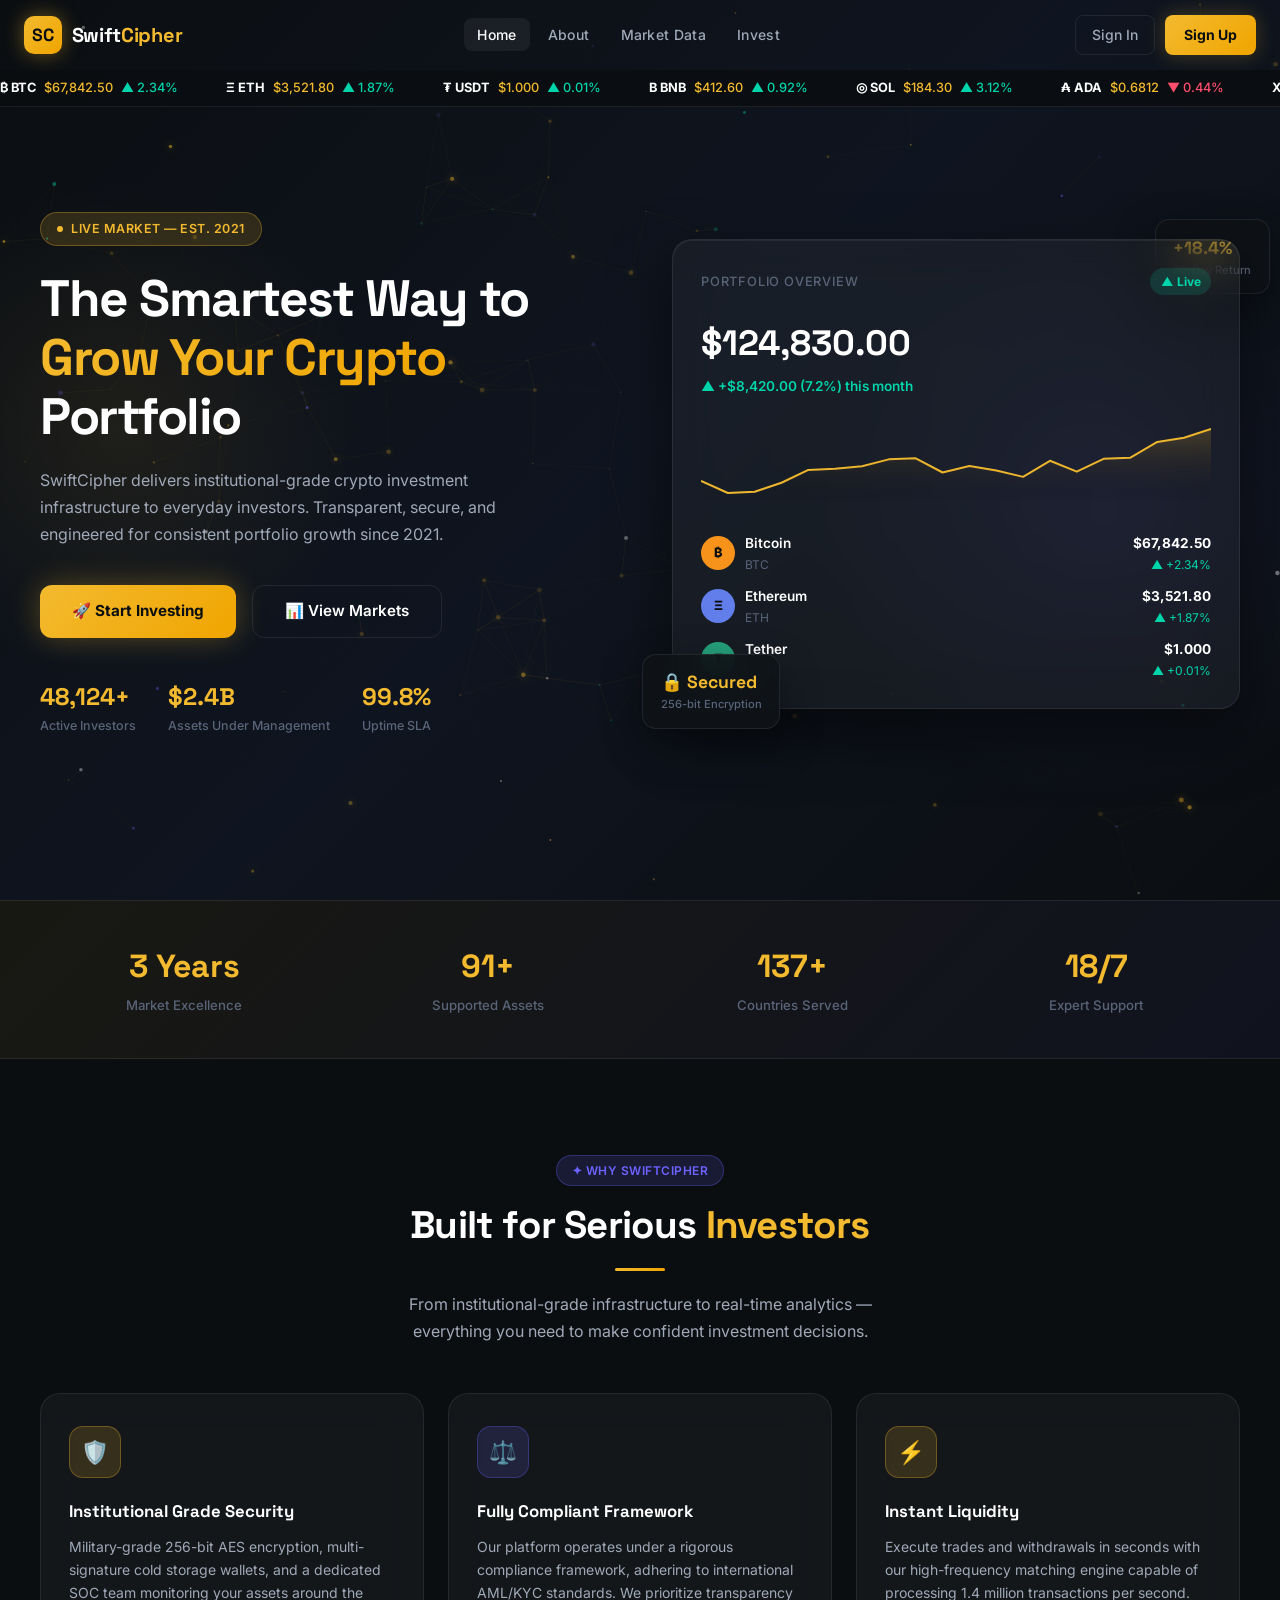
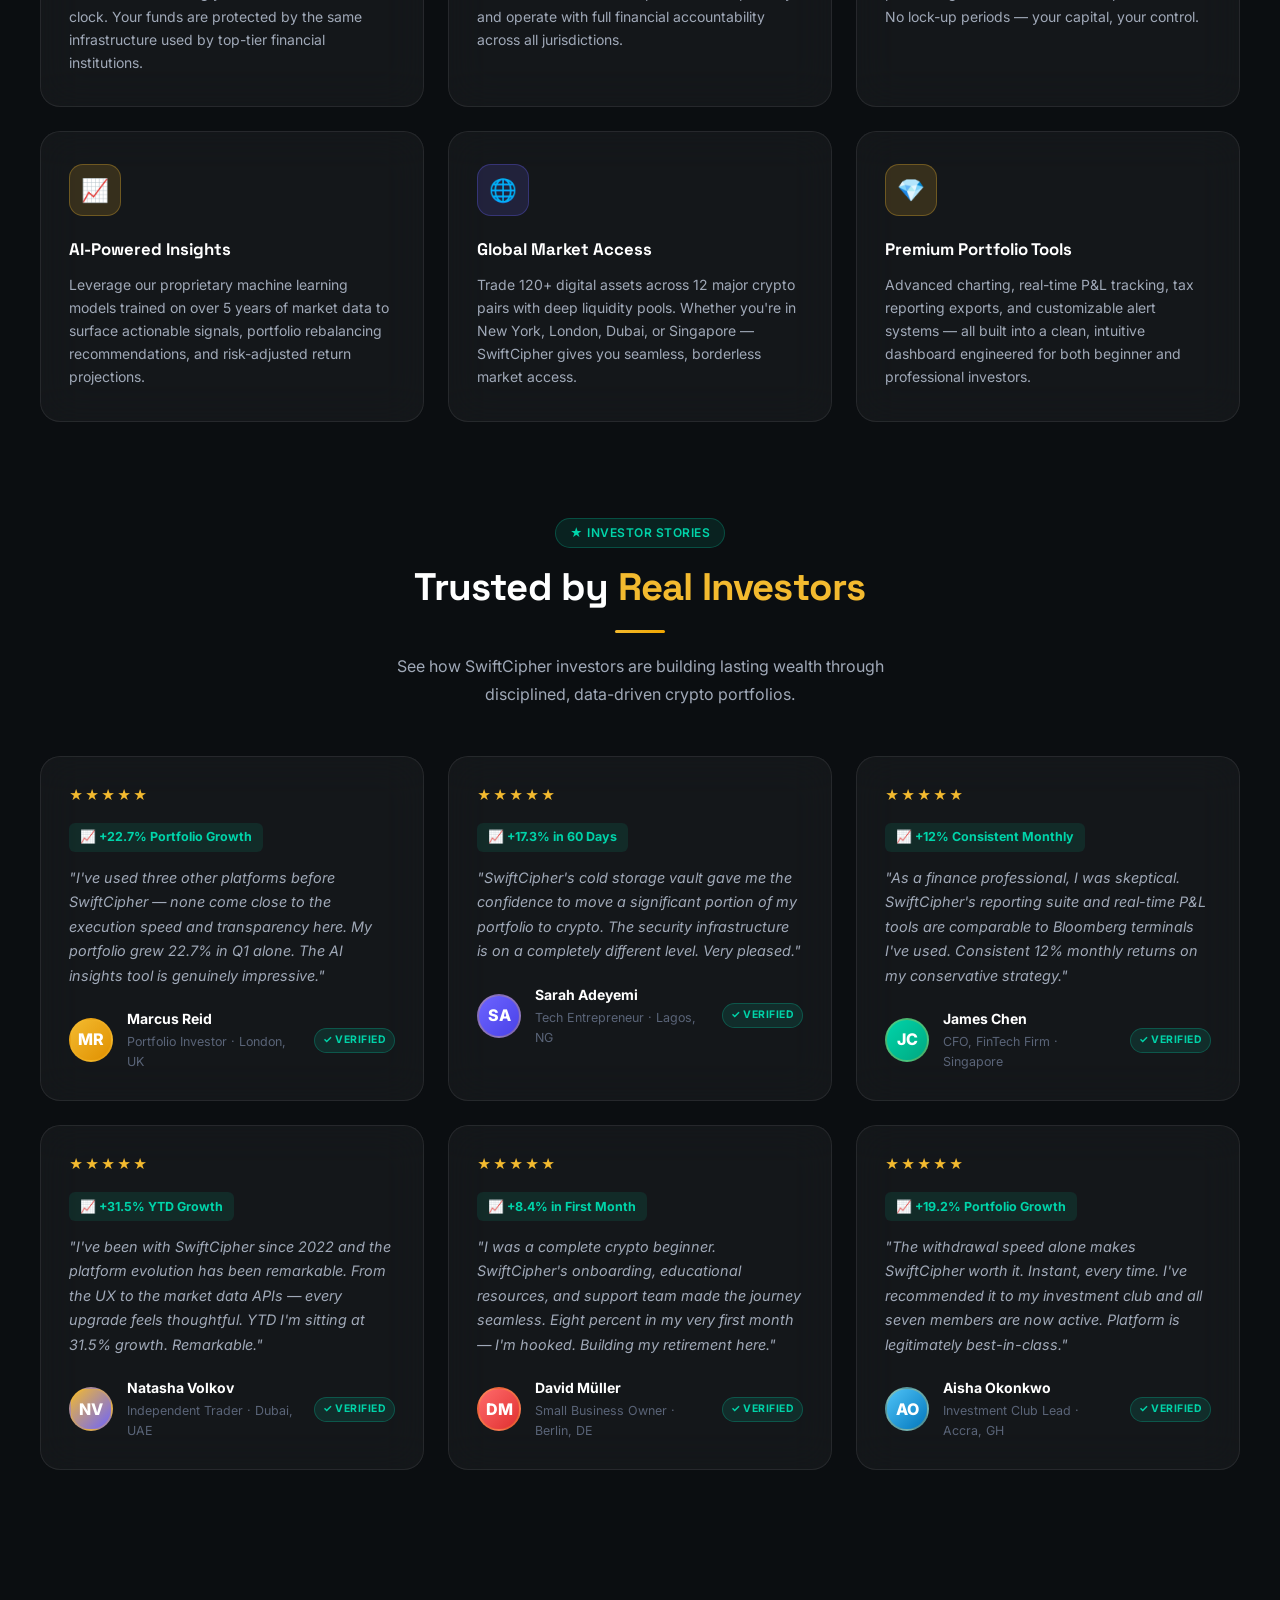
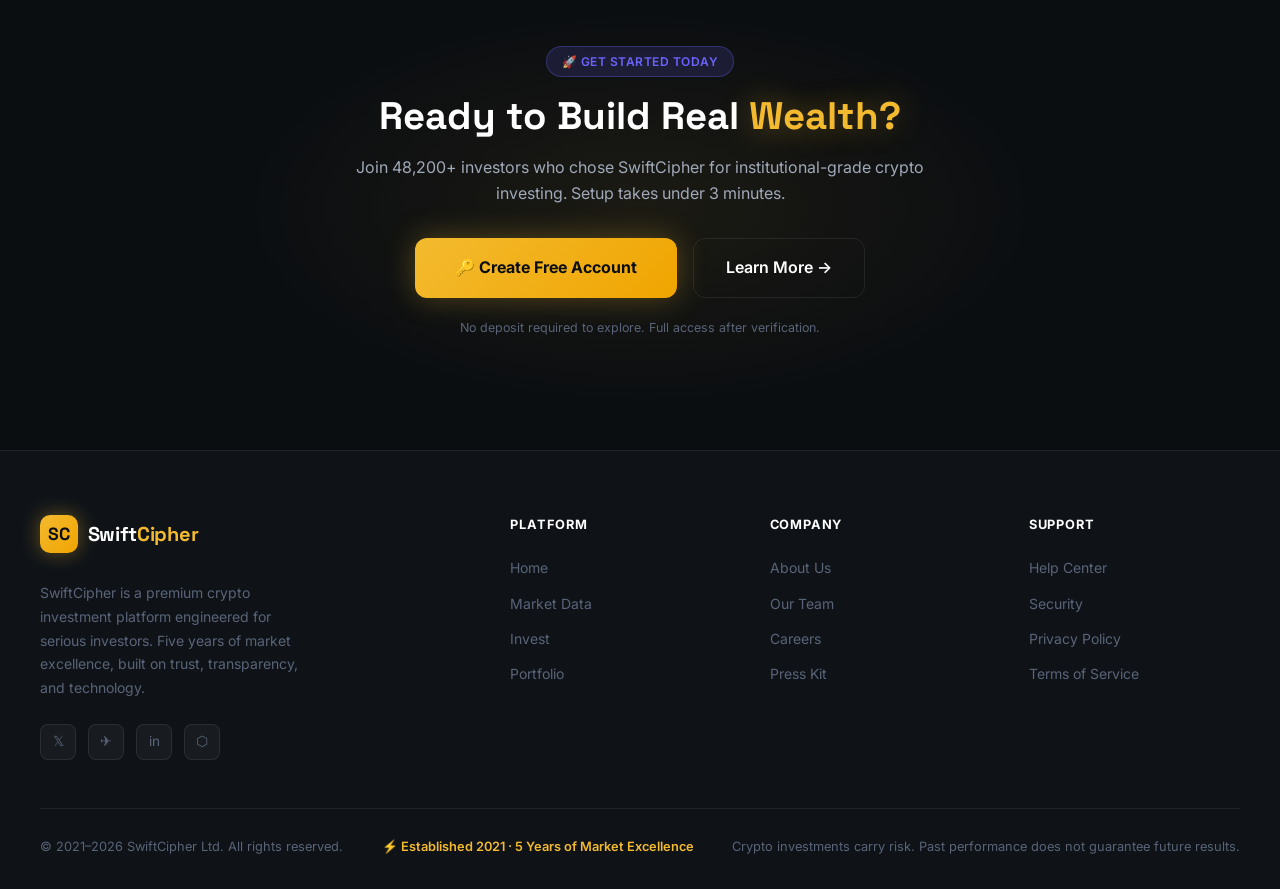
<file: index.html>
<!DOCTYPE html>
<html lang="en">
<head>
  <meta charset="UTF-8" />
  <meta name="viewport" content="width=device-width, initial-scale=1.0" />
  <meta name="description" content="SwiftCipher — Premium Crypto Investment Platform. Established 2021. Institutional-grade security, real-time market data, and intelligent portfolio growth." />
  <meta name="keywords" content="crypto investment, bitcoin, ethereum, portfolio, SwiftCipher, digital assets" />
  <meta property="og:title" content="SwiftCipher | Premium Crypto Investment Platform" />
  <meta property="og:description" content="5 Years of Market Excellence. Join thousands of investors growing their portfolio with SwiftCipher." />
  <meta property="og:type" content="website" />
  <title>SwiftCipher | Premium Crypto Investment Platform — Est. 2021</title>
  <link rel="stylesheet" href="style.css" />
  <link rel="icon" type="image/svg+xml" href="data:image/svg+xml,<svg xmlns='http://www.w3.org/2000/svg' viewBox='0 0 100 100'><rect width='100' height='100' rx='22' fill='%23F3BA2F'/><text y='.9em' font-size='75' font-family='Arial Black' font-weight='900' fill='%230B0E11' x='12'>S</text></svg>" />
</head>
<body>

<!-- ═══════════════════════════════════════════
     MOBILE OVERLAY MENU
════════════════════════════════════════════ -->
<div class="mobile-overlay">
  <nav>
    <a href="index.html">Home</a>
    <a href="about.html">About</a>
    <a href="market.html">Market Data</a>
    <a href="https://swiftcipherdashboard-web.github.io/Dashboard/" target="_blank">Invest</a>
  </nav>
  <div class="mobile-cta-group">
    <a href="https://swiftcipherdashboard-web.github.io/Dashboard/" target="_blank" class="mobile-btn-signin">Sign In</a>
    <a href="https://swiftcipherdashboard-web.github.io/Dashboard/" target="_blank" class="mobile-btn-signup">Sign Up — It's Free</a>
  </div>
</div>

<!-- ═══════════════════════════════════════════
     NAVBAR
════════════════════════════════════════════ -->
<nav class="navbar" id="navbar">
  <a href="index.html" class="nav-logo">
    <div class="nav-logo-icon">SC</div>
    <span class="nav-logo-text">Swift<span>Cipher</span></span>
  </a>

  <ul class="nav-links">
    <li><a href="index.html" class="active">Home</a></li>
    <li><a href="about.html">About</a></li>
    <li><a href="market.html">Market Data</a></li>
    <li><a href="https://swiftcipherdashboard-web.github.io/Dashboard/" target="_blank">Invest</a></li>
  </ul>

  <div class="nav-cta">
    <a href="https://swiftcipherdashboard-web.github.io/Dashboard/" target="_blank" class="btn-signin">Sign In</a>
    <a href="https://swiftcipherdashboard-web.github.io/Dashboard/" target="_blank" class="btn-signup">Sign Up</a>
  </div>

  <button class="menu-toggle" aria-label="Toggle menu">
    <span></span><span></span><span></span>
  </button>
</nav>

<!-- ═══════════════════════════════════════════
     TICKER BAR
════════════════════════════════════════════ -->
<div class="ticker-bar">
  <div class="ticker-track" id="tickerTrack">
    <!-- Populated by JS -->
    <div class="ticker-item"><span class="coin-name">₿ BTC</span><span class="price">Loading...</span></div>
  </div>
</div>

<!-- ═══════════════════════════════════════════
     HERO SECTION
════════════════════════════════════════════ -->
<section class="hero">
  <canvas id="particle-canvas"></canvas>

  <div class="hero-content">
    <!-- Left -->
    <div class="hero-text">
      <div class="hero-badge">
        <span class="dot"></span>
        Live Market — Est. 2021
      </div>

      <h1>
        The Smartest Way to<br>
        <span class="highlight">Grow Your Crypto</span><br>
        Portfolio
      </h1>

      <p class="hero-subtitle">
        SwiftCipher delivers institutional-grade crypto investment infrastructure to everyday investors. Transparent, secure, and engineered for consistent portfolio growth since 2021.
      </p>

      <div class="hero-cta-group">
        <a href="https://swiftcipherdashboard-web.github.io/Dashboard/" target="_blank" class="btn-primary">
          🚀 Start Investing
        </a>
        <a href="market.html" class="btn-secondary">
          📊 View Markets
        </a>
      </div>

      <div class="hero-stats">
        <div class="hero-stat">
          <span class="value" data-target="48200" data-suffix="+" data-prefix="">48,200+</span>
          <span class="label">Active Investors</span>
        </div>
        <div class="hero-stat">
          <span class="value" data-target="2.4" data-suffix="B" data-prefix="$">$2.4B</span>
          <span class="label">Assets Under Management</span>
        </div>
        <div class="hero-stat">
          <span class="value" data-target="99.97" data-suffix="%" data-prefix="">99.97%</span>
          <span class="label">Uptime SLA</span>
        </div>
      </div>
    </div>

    <!-- Right: Portfolio Card -->
    <div class="hero-visual">
      <div style="position: relative;">
        <!-- Floating card top-right -->
        <div class="hero-float-card card-1">
          <div class="float-card-value">+18.4%</div>
          <div class="float-card-label">30-Day Return</div>
        </div>

        <!-- Main card -->
        <div class="hero-card-main glass-card">
          <div class="hero-card-header">
            <span class="portfolio-label">Portfolio Overview</span>
            <span class="portfolio-badge">▲ Live</span>
          </div>
          <div class="portfolio-value">$124,830.00</div>
          <div class="portfolio-change">▲ +$8,420.00 (7.2%) this month</div>

          <canvas id="hero-sparkline" class="mini-chart"></canvas>

          <div class="asset-list">
            <div class="asset-item">
              <div class="asset-info">
                <div class="asset-icon btc">₿</div>
                <div>
                  <div class="asset-name">Bitcoin</div>
                  <div class="asset-symbol">BTC</div>
                </div>
              </div>
              <div>
                <div class="asset-price" id="hero-btc-price">$67,842.50</div>
                <div class="asset-change-sm up" id="hero-btc-change">▲ +2.34%</div>
              </div>
            </div>
            <div class="asset-item">
              <div class="asset-info">
                <div class="asset-icon eth">Ξ</div>
                <div>
                  <div class="asset-name">Ethereum</div>
                  <div class="asset-symbol">ETH</div>
                </div>
              </div>
              <div>
                <div class="asset-price" id="hero-eth-price">$3,521.80</div>
                <div class="asset-change-sm up" id="hero-eth-change">▲ +1.87%</div>
              </div>
            </div>
            <div class="asset-item">
              <div class="asset-info">
                <div class="asset-icon usdt">₮</div>
                <div>
                  <div class="asset-name">Tether</div>
                  <div class="asset-symbol">USDT</div>
                </div>
              </div>
              <div>
                <div class="asset-price" id="hero-usdt-price">$1.000</div>
                <div class="asset-change-sm up" id="hero-usdt-change">▲ +0.01%</div>
              </div>
            </div>
          </div>
        </div>

        <!-- Floating card bottom-left -->
        <div class="hero-float-card card-2">
          <div class="float-card-value">🔒 Secured</div>
          <div class="float-card-label">256-bit Encryption</div>
        </div>
      </div>
    </div>
  </div>
</section>

<!-- ═══════════════════════════════════════════
     STATS BAR
════════════════════════════════════════════ -->
<div class="stats-bar">
  <div class="stats-grid">
    <div class="stat-item fade-up">
      <span class="num" data-target="5" data-suffix=" Years">5 Years</span>
      <span class="lbl">Market Excellence</span>
    </div>
    <div class="stat-item fade-up">
      <span class="num" data-target="120" data-suffix="+">120+</span>
      <span class="lbl">Supported Assets</span>
    </div>
    <div class="stat-item fade-up">
      <span class="num" data-target="180" data-suffix="+">180+</span>
      <span class="lbl">Countries Served</span>
    </div>
    <div class="stat-item fade-up">
      <span class="num" data-target="24" data-suffix="/7">24/7</span>
      <span class="lbl">Expert Support</span>
    </div>
  </div>
</div>

<!-- ═══════════════════════════════════════════
     WHY CHOOSE US
════════════════════════════════════════════ -->
<section class="section">
  <div class="section-inner">
    <div class="text-center fade-up">
      <div class="section-tag">✦ Why SwiftCipher</div>
      <h2 class="section-title">Built for Serious <span class="gold">Investors</span></h2>
      <div class="divider" style="margin: 1.25rem auto;"></div>
      <p class="section-subtitle" style="margin: 0 auto;">
        From institutional-grade infrastructure to real-time analytics — everything you need to make confident investment decisions.
      </p>
    </div>

    <div class="trust-grid mt-3">
      <div class="glass-card trust-card fade-up">
        <div class="trust-icon">🛡️</div>
        <h3>Institutional Grade Security</h3>
        <p>Military-grade 256-bit AES encryption, multi-signature cold storage wallets, and a dedicated SOC team monitoring your assets around the clock. Your funds are protected by the same infrastructure used by top-tier financial institutions.</p>
      </div>

      <div class="glass-card trust-card fade-up purple-hover">
        <div class="trust-icon" style="background: var(--accent-purple-dim); border-color: rgba(108,99,255,0.3);">⚖️</div>
        <h3>Fully Compliant Framework</h3>
        <p>Our platform operates under a rigorous compliance framework, adhering to international AML/KYC standards. We prioritize transparency and operate with full financial accountability across all jurisdictions.</p>
      </div>

      <div class="glass-card trust-card fade-up">
        <div class="trust-icon">⚡</div>
        <h3>Instant Liquidity</h3>
        <p>Execute trades and withdrawals in seconds with our high-frequency matching engine capable of processing 1.4 million transactions per second. No lock-up periods — your capital, your control.</p>
      </div>

      <div class="glass-card trust-card fade-up">
        <div class="trust-icon">📈</div>
        <h3>AI-Powered Insights</h3>
        <p>Leverage our proprietary machine learning models trained on over 5 years of market data to surface actionable signals, portfolio rebalancing recommendations, and risk-adjusted return projections.</p>
      </div>

      <div class="glass-card trust-card fade-up purple-hover">
        <div class="trust-icon" style="background: var(--accent-purple-dim); border-color: rgba(108,99,255,0.3);">🌐</div>
        <h3>Global Market Access</h3>
        <p>Trade 120+ digital assets across 12 major crypto pairs with deep liquidity pools. Whether you're in New York, London, Dubai, or Singapore — SwiftCipher gives you seamless, borderless market access.</p>
      </div>

      <div class="glass-card trust-card fade-up">
        <div class="trust-icon">💎</div>
        <h3>Premium Portfolio Tools</h3>
        <p>Advanced charting, real-time P&L tracking, tax reporting exports, and customizable alert systems — all built into a clean, intuitive dashboard engineered for both beginner and professional investors.</p>
      </div>
    </div>
  </div>
</section>

<!-- ═══════════════════════════════════════════
     TESTIMONIALS
════════════════════════════════════════════ -->
<section class="section" style="padding-top: 0;">
  <div class="section-inner">
    <div class="text-center fade-up">
      <div class="section-tag" style="background: rgba(0,212,170,0.1); border-color: rgba(0,212,170,0.25); color: #00d4aa;">★ Investor Stories</div>
      <h2 class="section-title">Trusted by <span class="gold">Real Investors</span></h2>
      <div class="divider" style="margin: 1.25rem auto;"></div>
      <p class="section-subtitle" style="margin: 0 auto;">
        See how SwiftCipher investors are building lasting wealth through disciplined, data-driven crypto portfolios.
      </p>
    </div>

    <div class="testimonials-grid" style="margin-top: 3rem;">

      <!-- T1 -->
      <div class="glass-card testimonial-card fade-up">
        <div class="stars">★★★★★</div>
        <div class="profit-tag">📈 +22.7% Portfolio Growth</div>
        <p class="testimonial-text">"I've used three other platforms before SwiftCipher — none come close to the execution speed and transparency here. My portfolio grew 22.7% in Q1 alone. The AI insights tool is genuinely impressive."</p>
        <div class="testimonial-author">
          <div class="author-avatar" style="background: linear-gradient(135deg, #F3BA2F, #e09000);">MR</div>
          <div>
            <div class="author-name">Marcus Reid</div>
            <div class="author-detail">Portfolio Investor · London, UK</div>
          </div>
          <span class="verified-badge">✓ Verified</span>
        </div>
      </div>

      <!-- T2 -->
      <div class="glass-card testimonial-card fade-up">
        <div class="stars">★★★★★</div>
        <div class="profit-tag">📈 +17.3% in 60 Days</div>
        <p class="testimonial-text">"SwiftCipher's cold storage vault gave me the confidence to move a significant portion of my portfolio to crypto. The security infrastructure is on a completely different level. Very pleased."</p>
        <div class="testimonial-author">
          <div class="author-avatar" style="background: linear-gradient(135deg, #6C63FF, #4a42e8);">SA</div>
          <div>
            <div class="author-name">Sarah Adeyemi</div>
            <div class="author-detail">Tech Entrepreneur · Lagos, NG</div>
          </div>
          <span class="verified-badge">✓ Verified</span>
        </div>
      </div>

      <!-- T3 -->
      <div class="glass-card testimonial-card fade-up">
        <div class="stars">★★★★★</div>
        <div class="profit-tag">📈 +12% Consistent Monthly</div>
        <p class="testimonial-text">"As a finance professional, I was skeptical. SwiftCipher's reporting suite and real-time P&L tools are comparable to Bloomberg terminals I've used. Consistent 12% monthly returns on my conservative strategy."</p>
        <div class="testimonial-author">
          <div class="author-avatar" style="background: linear-gradient(135deg, #00d4aa, #00a880);">JC</div>
          <div>
            <div class="author-name">James Chen</div>
            <div class="author-detail">CFO, FinTech Firm · Singapore</div>
          </div>
          <span class="verified-badge">✓ Verified</span>
        </div>
      </div>

      <!-- T4 -->
      <div class="glass-card testimonial-card fade-up">
        <div class="stars">★★★★★</div>
        <div class="profit-tag">📈 +31.5% YTD Growth</div>
        <p class="testimonial-text">"I've been with SwiftCipher since 2022 and the platform evolution has been remarkable. From the UX to the market data APIs — every upgrade feels thoughtful. YTD I'm sitting at 31.5% growth. Remarkable."</p>
        <div class="testimonial-author">
          <div class="author-avatar" style="background: linear-gradient(135deg, #F3BA2F, #6C63FF);">NV</div>
          <div>
            <div class="author-name">Natasha Volkov</div>
            <div class="author-detail">Independent Trader · Dubai, UAE</div>
          </div>
          <span class="verified-badge">✓ Verified</span>
        </div>
      </div>

      <!-- T5 -->
      <div class="glass-card testimonial-card fade-up">
        <div class="stars">★★★★★</div>
        <div class="profit-tag">📈 +8.4% in First Month</div>
        <p class="testimonial-text">"I was a complete crypto beginner. SwiftCipher's onboarding, educational resources, and support team made the journey seamless. Eight percent in my very first month — I'm hooked. Building my retirement here."</p>
        <div class="testimonial-author">
          <div class="author-avatar" style="background: linear-gradient(135deg, #ff6b6b, #e03030);">DM</div>
          <div>
            <div class="author-name">David Müller</div>
            <div class="author-detail">Small Business Owner · Berlin, DE</div>
          </div>
          <span class="verified-badge">✓ Verified</span>
        </div>
      </div>

      <!-- T6 (spans 1 on lg) -->
      <div class="glass-card testimonial-card fade-up" style="grid-column: span 1;">
        <div class="stars">★★★★★</div>
        <div class="profit-tag">📈 +19.2% Portfolio Growth</div>
        <p class="testimonial-text">"The withdrawal speed alone makes SwiftCipher worth it. Instant, every time. I've recommended it to my investment club and all seven members are now active. Platform is legitimately best-in-class."</p>
        <div class="testimonial-author">
          <div class="author-avatar" style="background: linear-gradient(135deg, #4fc3f7, #0277bd);">AO</div>
          <div>
            <div class="author-name">Aisha Okonkwo</div>
            <div class="author-detail">Investment Club Lead · Accra, GH</div>
          </div>
          <span class="verified-badge">✓ Verified</span>
        </div>
      </div>

    </div>
  </div>
</section>

<!-- ═══════════════════════════════════════════
     CTA SECTION
════════════════════════════════════════════ -->
<section class="cta-section fade-up">
  <div class="cta-inner">
    <div class="section-tag" style="margin: 0 auto 1rem; display: inline-flex;">🚀 Get Started Today</div>
    <h2>Ready to Build Real <span class="glow-text" style="color: var(--accent-gold);">Wealth?</span></h2>
    <p>Join 48,200+ investors who chose SwiftCipher for institutional-grade crypto investing. Setup takes under 3 minutes.</p>
    <div style="display: flex; gap: 1rem; justify-content: center; flex-wrap: wrap;">
      <a href="https://swiftcipherdashboard-web.github.io/Dashboard/" target="_blank" class="btn-primary" style="font-size: 1rem; padding: 1rem 2.5rem;">
        🔑 Create Free Account
      </a>
      <a href="about.html" class="btn-secondary" style="font-size: 1rem; padding: 1rem 2rem;">
        Learn More →
      </a>
    </div>
    <p style="font-size: 0.78rem; color: var(--text-muted); margin-top: 1.25rem;">
      No deposit required to explore. Full access after verification.
    </p>
  </div>
</section>

<!-- ═══════════════════════════════════════════
     FOOTER
════════════════════════════════════════════ -->
<footer>
  <div class="footer-grid">
    <div class="footer-brand">
      <a href="index.html" class="nav-logo" style="margin-bottom: 0.75rem; display: inline-flex;">
        <div class="nav-logo-icon">SC</div>
        <span class="nav-logo-text">Swift<span>Cipher</span></span>
      </a>
      <p>SwiftCipher is a premium crypto investment platform engineered for serious investors. Five years of market excellence, built on trust, transparency, and technology.</p>
      <div class="footer-social">
        <a href="#" class="social-btn" title="Twitter/X">𝕏</a>
        <a href="#" class="social-btn" title="Telegram">✈</a>
        <a href="#" class="social-btn" title="LinkedIn">in</a>
        <a href="#" class="social-btn" title="Discord">⬡</a>
      </div>
    </div>

    <div class="footer-col">
      <h4>Platform</h4>
      <ul>
        <li><a href="index.html">Home</a></li>
        <li><a href="market.html">Market Data</a></li>
        <li><a href="https://swiftcipherdashboard-web.github.io/Dashboard/" target="_blank">Invest</a></li>
        <li><a href="https://swiftcipherdashboard-web.github.io/Dashboard/" target="_blank">Portfolio</a></li>
      </ul>
    </div>

    <div class="footer-col">
      <h4>Company</h4>
      <ul>
        <li><a href="about.html">About Us</a></li>
        <li><a href="about.html#team">Our Team</a></li>
        <li><a href="#">Careers</a></li>
        <li><a href="#">Press Kit</a></li>
      </ul>
    </div>

    <div class="footer-col">
      <h4>Support</h4>
      <ul>
        <li><a href="#">Help Center</a></li>
        <li><a href="#">Security</a></li>
        <li><a href="#">Privacy Policy</a></li>
        <li><a href="#">Terms of Service</a></li>
      </ul>
    </div>
  </div>

  <div class="footer-bottom">
    <p>© 2021–2026 SwiftCipher Ltd. All rights reserved.</p>
    <span class="established">⚡ Established 2021 · 5 Years of Market Excellence</span>
    <p>Crypto investments carry risk. Past performance does not guarantee future results.</p>
  </div>
</footer>

<script src="particles.js"></script>
<script src="main.js"></script>
</body>
</html>
</file>
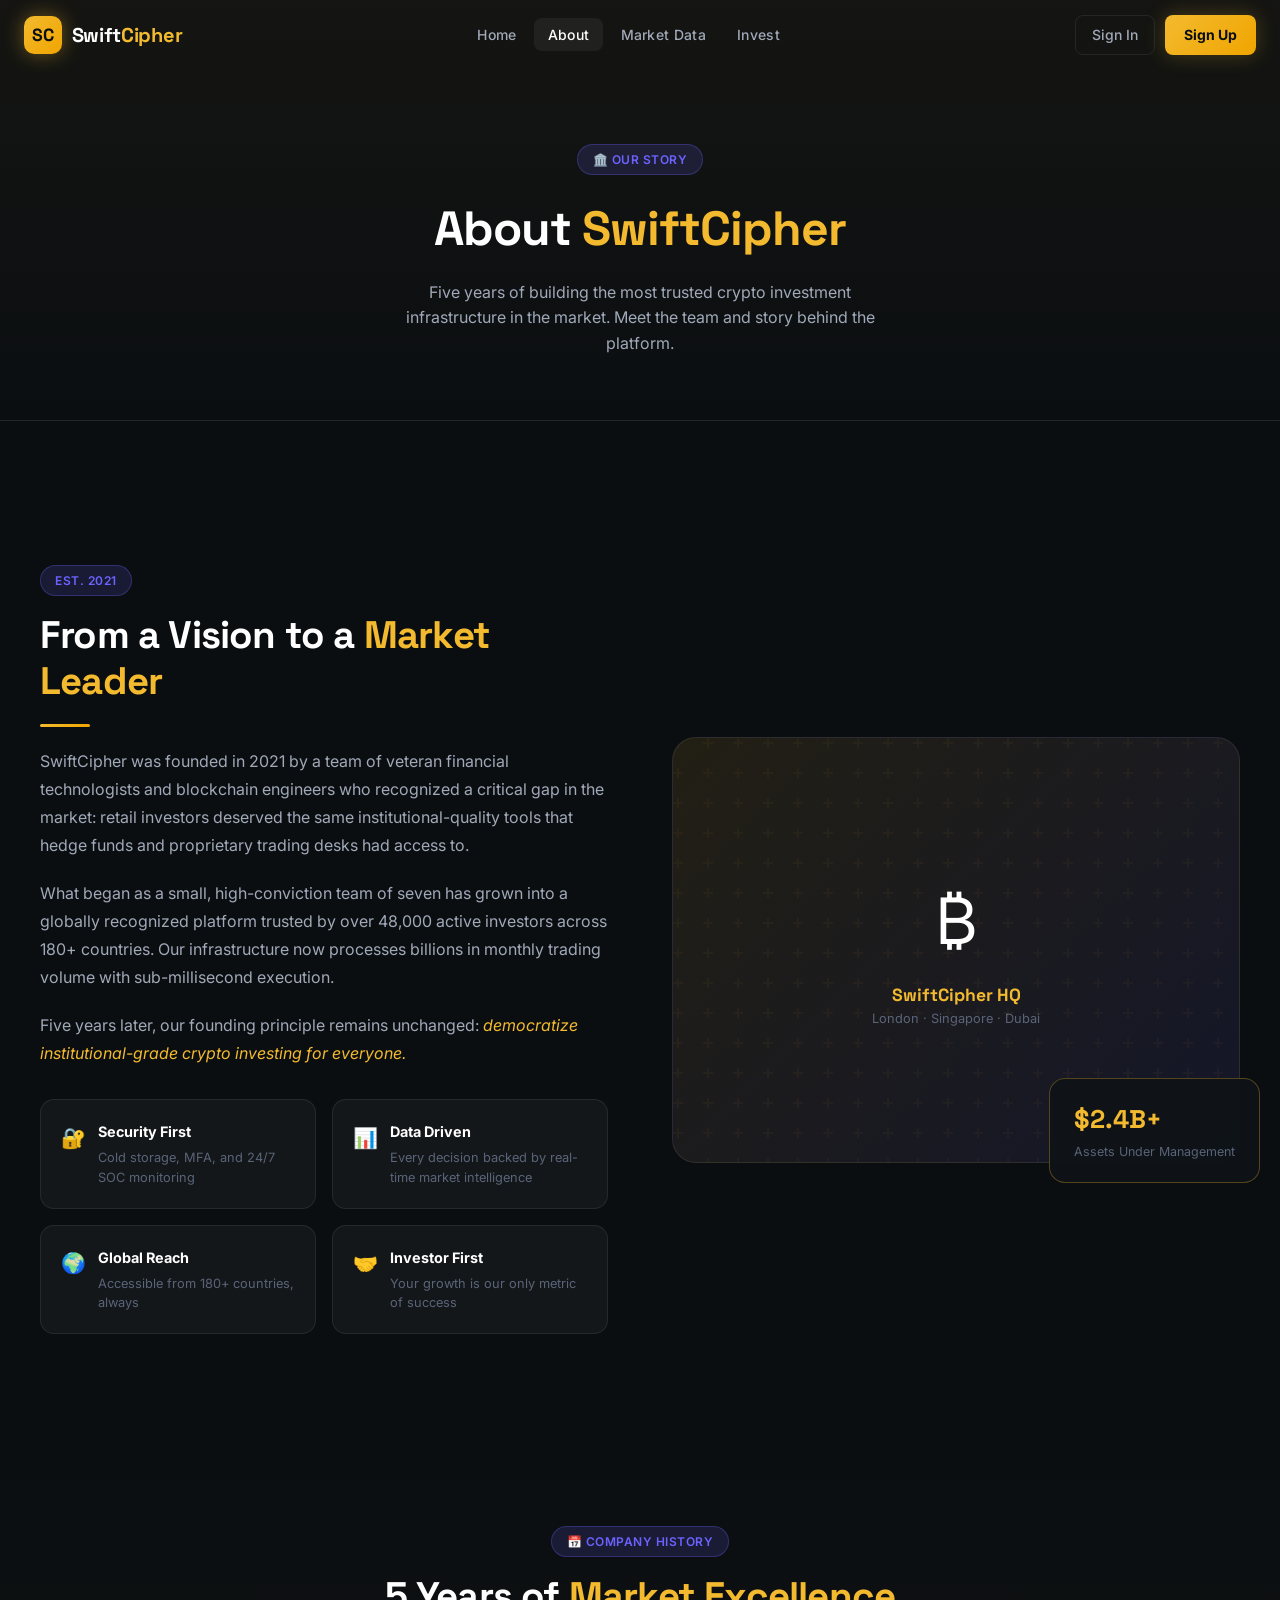
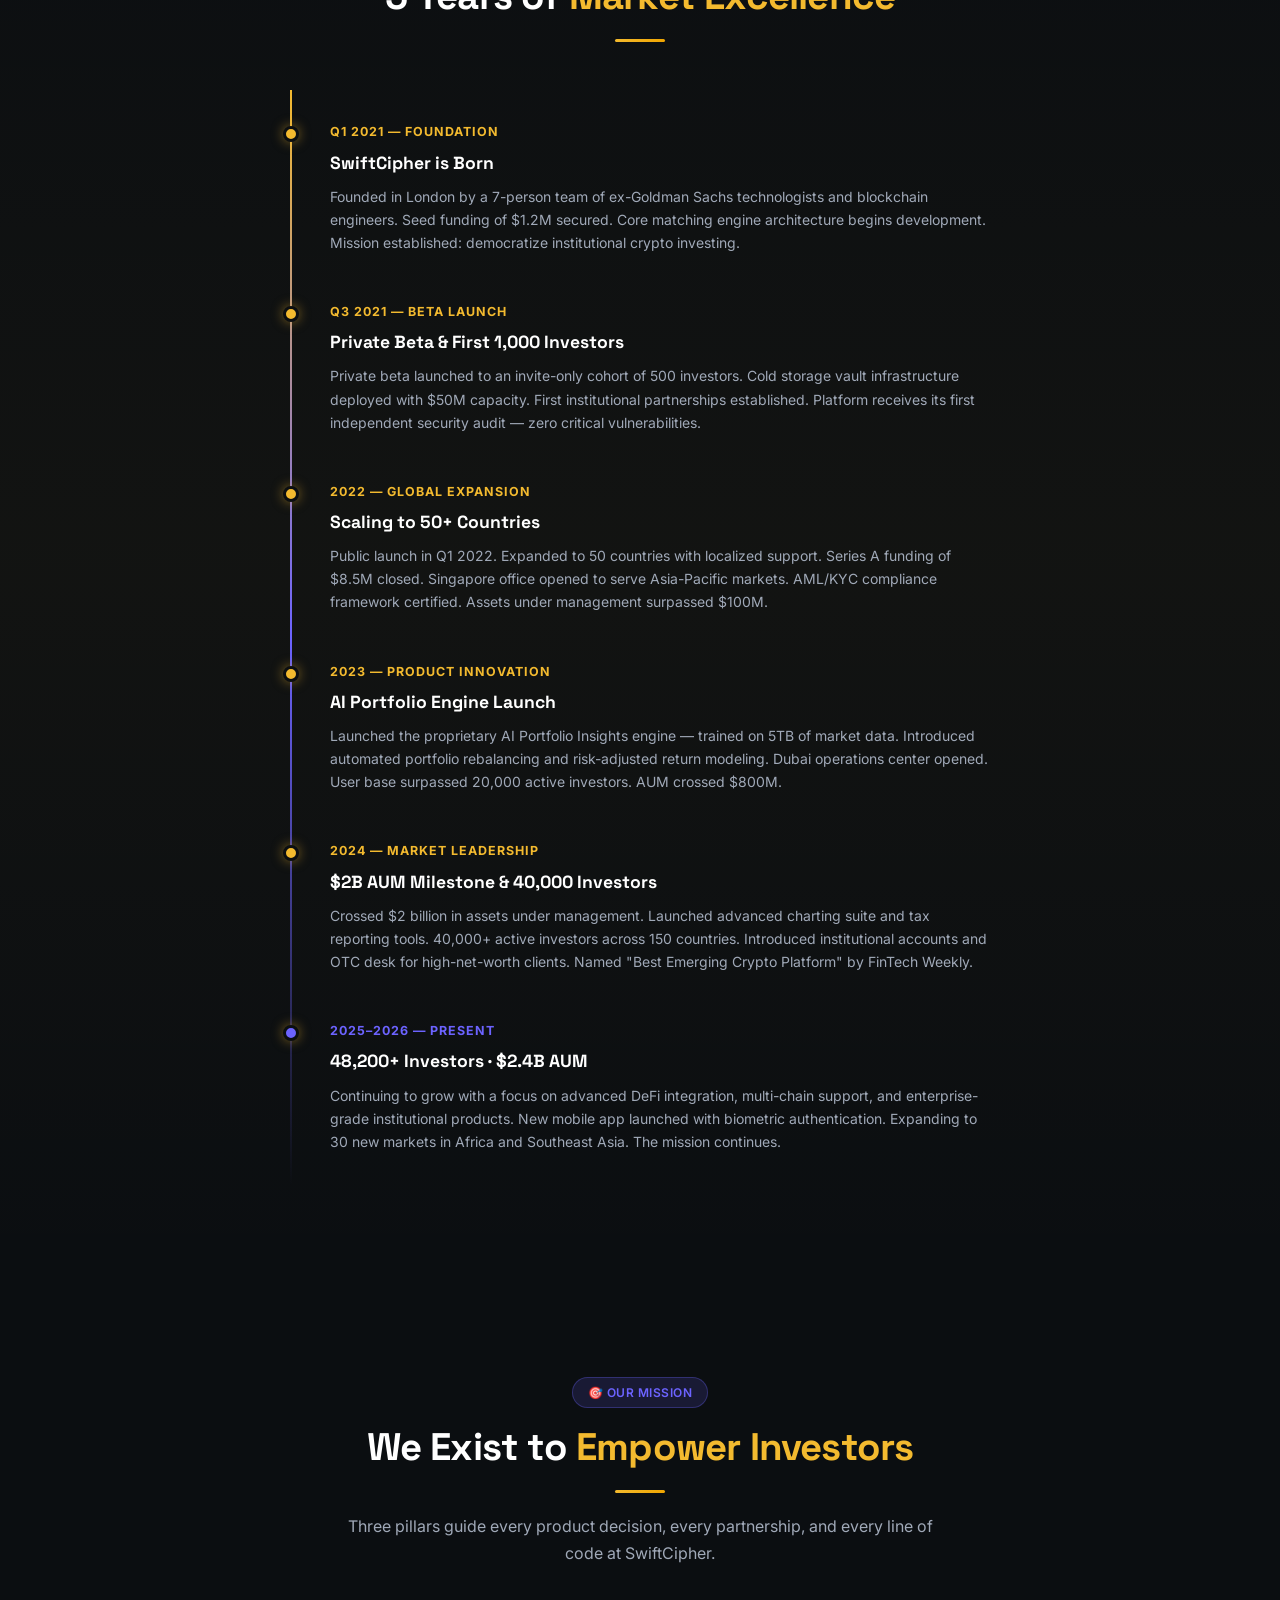
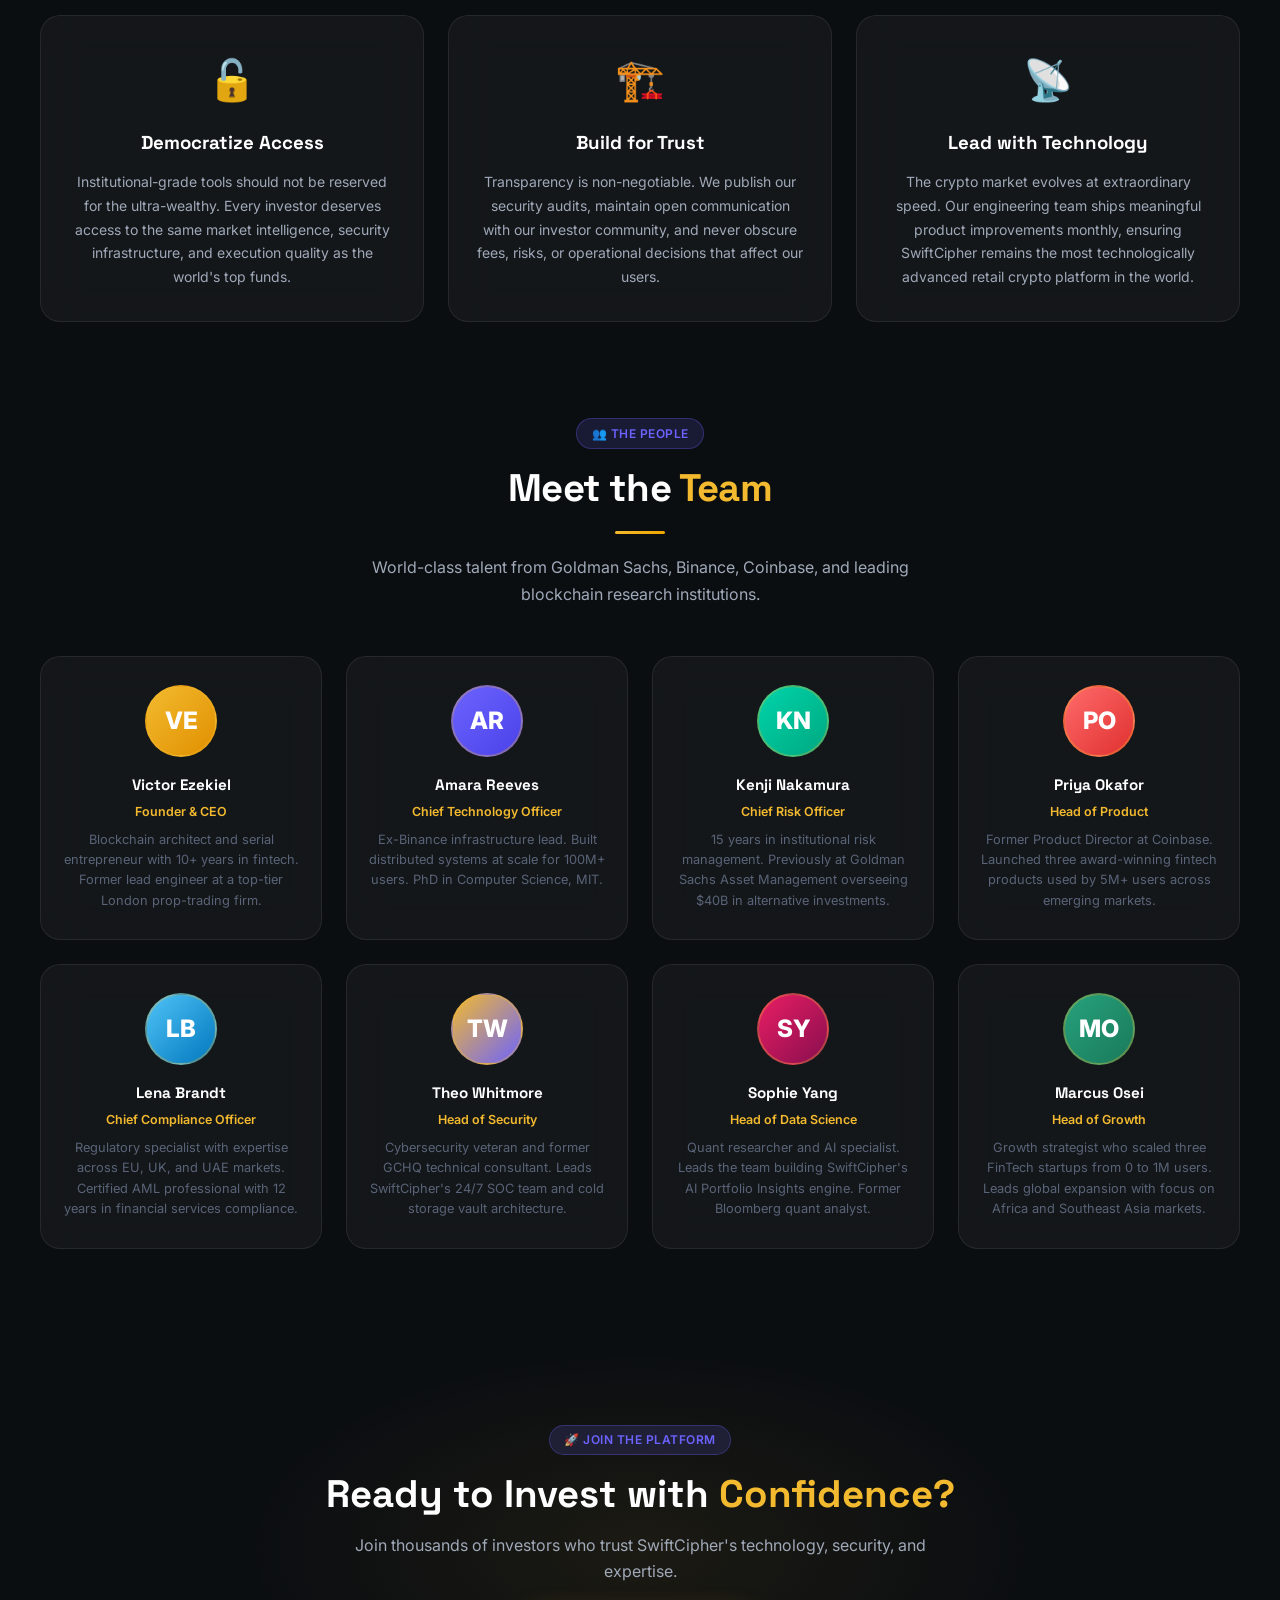
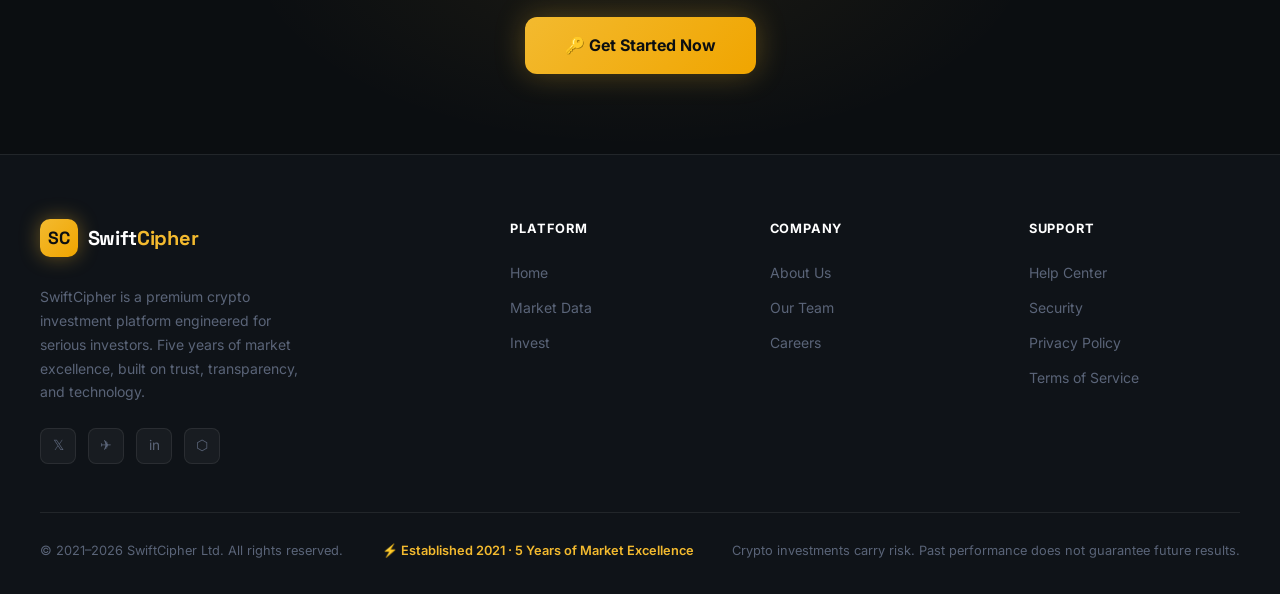
<file: about.html>
<!DOCTYPE html>
<html lang="en">
<head>
  <meta charset="UTF-8" />
  <meta name="viewport" content="width=device-width, initial-scale=1.0" />
  <meta name="description" content="About SwiftCipher — Our story, mission, and the team behind 5 years of crypto market excellence. Established 2021." />
  <title>About Us | SwiftCipher — Est. 2021</title>
  <link rel="stylesheet" href="style.css" />
  <link rel="icon" type="image/svg+xml" href="data:image/svg+xml,<svg xmlns='http://www.w3.org/2000/svg' viewBox='0 0 100 100'><rect width='100' height='100' rx='22' fill='%23F3BA2F'/><text y='.9em' font-size='75' font-family='Arial Black' font-weight='900' fill='%230B0E11' x='12'>S</text></svg>" />
  <style>
    .about-hero-grid {
      display: grid;
      grid-template-columns: 1fr 1fr;
      gap: 4rem;
      align-items: center;
      margin-top: 3rem;
    }
    .about-img-block {
      position: relative;
    }
    .about-img-placeholder {
      width: 100%;
      aspect-ratio: 4/3;
      background: linear-gradient(135deg, rgba(243,186,47,0.1), rgba(108,99,255,0.1));
      border: 1px solid var(--border-glass);
      border-radius: 24px;
      display: flex;
      align-items: center;
      justify-content: center;
      font-size: 5rem;
      position: relative;
      overflow: hidden;
    }
    .about-img-placeholder::before {
      content: '';
      position: absolute;
      inset: 0;
      background: url("data:image/svg+xml,%3Csvg width='60' height='60' viewBox='0 0 60 60' xmlns='http://www.w3.org/2000/svg'%3E%3Cg fill='none' fill-rule='evenodd'%3E%3Cg fill='%23F3BA2F' fill-opacity='0.04'%3E%3Cpath d='M36 34v-4h-2v4h-4v2h4v4h2v-4h4v-2h-4zm0-30V0h-2v4h-4v2h4v4h2V6h4V4h-4zM6 34v-4H4v4H0v2h4v4h2v-4h4v-2H6zM6 4V0H4v4H0v2h4v4h2V6h4V4H6z'/%3E%3C/g%3E%3C/g%3E%3C/svg%3E");
    }
    .about-stat-overlay {
      position: absolute;
      bottom: -20px;
      right: -20px;
      background: rgba(15,19,24,0.95);
      border: 1px solid var(--border-gold);
      border-radius: 16px;
      padding: 1.25rem 1.5rem;
      backdrop-filter: blur(20px);
    }
    .mission-grid {
      display: grid;
      grid-template-columns: repeat(3, 1fr);
      gap: 1.5rem;
      margin-top: 3rem;
    }
    .mission-card {
      padding: 2rem 1.75rem;
      text-align: center;
    }
    .mission-icon {
      font-size: 2.5rem;
      margin-bottom: 1rem;
      display: block;
    }
    .values-list {
      display: grid;
      grid-template-columns: 1fr 1fr;
      gap: 1rem;
      margin-top: 2rem;
    }
    .value-item {
      display: flex;
      align-items: flex-start;
      gap: 0.75rem;
      padding: 1.25rem;
      background: var(--bg-card);
      border: 1px solid var(--border-glass);
      border-radius: 14px;
    }
    .value-item .vi-icon {
      font-size: 1.25rem;
      flex-shrink: 0;
      margin-top: 0.1rem;
    }
    .value-item h4 {
      font-size: 0.9rem;
      font-weight: 700;
      margin-bottom: 0.3rem;
    }
    .value-item p {
      font-size: 0.8rem;
      color: var(--text-muted);
      line-height: 1.55;
    }
    @media (max-width: 768px) {
      .about-hero-grid { grid-template-columns: 1fr; gap: 2rem; }
      .mission-grid { grid-template-columns: 1fr; }
      .values-list { grid-template-columns: 1fr; }
      .about-stat-overlay { position: static; margin-top: 1rem; }
    }
  </style>
</head>
<body>

<!-- Mobile Overlay -->
<div class="mobile-overlay">
  <nav>
    <a href="index.html">Home</a>
    <a href="about.html">About</a>
    <a href="market.html">Market Data</a>
    <a href="https://victorezekiel905-wq.github.io/SwiftCipherUpdated/" target="_blank">Invest</a>
  </nav>
  <div class="mobile-cta-group">
    <a href="https://victorezekiel905-wq.github.io/SwiftCipherUpdated/" target="_blank" class="mobile-btn-signin">Sign In</a>
    <a href="https://victorezekiel905-wq.github.io/SwiftCipherUpdated/" target="_blank" class="mobile-btn-signup">Sign Up — It's Free</a>
  </div>
</div>

<!-- Navbar -->
<nav class="navbar scrolled" id="navbar">
  <a href="index.html" class="nav-logo">
    <div class="nav-logo-icon">SC</div>
    <span class="nav-logo-text">Swift<span>Cipher</span></span>
  </a>
  <ul class="nav-links">
    <li><a href="index.html">Home</a></li>
    <li><a href="about.html" class="active">About</a></li>
    <li><a href="market.html">Market Data</a></li>
    <li><a href="https://victorezekiel905-wq.github.io/SwiftCipherUpdated/" target="_blank">Invest</a></li>
  </ul>
  <div class="nav-cta">
    <a href="https://victorezekiel905-wq.github.io/SwiftCipherUpdated/" target="_blank" class="btn-signin">Sign In</a>
    <a href="https://victorezekiel905-wq.github.io/SwiftCipherUpdated/" target="_blank" class="btn-signup">Sign Up</a>
  </div>
  <button class="menu-toggle" aria-label="Toggle menu">
    <span></span><span></span><span></span>
  </button>
</nav>

<!-- Page Header -->
<div class="page-header">
  <div class="section-tag" style="margin: 0 auto 1rem; display: inline-flex;">🏛️ Our Story</div>
  <h1>About <span style="color: var(--accent-gold);">SwiftCipher</span></h1>
  <p>Five years of building the most trusted crypto investment infrastructure in the market. Meet the team and story behind the platform.</p>
</div>

<!-- ═══════════════ ABOUT INTRO ════════════════ -->
<section class="section">
  <div class="section-inner">
    <div class="about-hero-grid">
      <div class="fade-up">
        <div class="section-tag">Est. 2021</div>
        <h2 class="section-title">From a Vision to a <span class="gold">Market Leader</span></h2>
        <div class="divider"></div>
        <p style="color: var(--text-secondary); line-height: 1.75; margin-bottom: 1.25rem;">
          SwiftCipher was founded in 2021 by a team of veteran financial technologists and blockchain engineers who recognized a critical gap in the market: retail investors deserved the same institutional-quality tools that hedge funds and proprietary trading desks had access to.
        </p>
        <p style="color: var(--text-secondary); line-height: 1.75; margin-bottom: 1.25rem;">
          What began as a small, high-conviction team of seven has grown into a globally recognized platform trusted by over 48,000 active investors across 180+ countries. Our infrastructure now processes billions in monthly trading volume with sub-millisecond execution.
        </p>
        <p style="color: var(--text-secondary); line-height: 1.75;">
          Five years later, our founding principle remains unchanged: <em style="color: var(--accent-gold);">democratize institutional-grade crypto investing for everyone.</em>
        </p>

        <div class="values-list" style="margin-top: 2rem;">
          <div class="value-item">
            <span class="vi-icon">🔐</span>
            <div><h4>Security First</h4><p>Cold storage, MFA, and 24/7 SOC monitoring</p></div>
          </div>
          <div class="value-item">
            <span class="vi-icon">📊</span>
            <div><h4>Data Driven</h4><p>Every decision backed by real-time market intelligence</p></div>
          </div>
          <div class="value-item">
            <span class="vi-icon">🌍</span>
            <div><h4>Global Reach</h4><p>Accessible from 180+ countries, always</p></div>
          </div>
          <div class="value-item">
            <span class="vi-icon">🤝</span>
            <div><h4>Investor First</h4><p>Your growth is our only metric of success</p></div>
          </div>
        </div>
      </div>

      <div class="about-img-block fade-up">
        <div class="about-img-placeholder">
          <div style="text-align: center; z-index: 1; position: relative;">
            <div style="font-size: 4rem; margin-bottom: 0.5rem;">₿</div>
            <div style="font-family: var(--font-display); font-size: 1.1rem; font-weight: 700; color: var(--accent-gold);">SwiftCipher HQ</div>
            <div style="font-size: 0.8rem; color: var(--text-muted);">London · Singapore · Dubai</div>
          </div>
        </div>
        <div class="about-stat-overlay">
          <div style="font-family: var(--font-display); font-size: 1.6rem; font-weight: 800; color: var(--accent-gold);">$2.4B+</div>
          <div style="font-size: 0.78rem; color: var(--text-muted); margin-top: 0.1rem;">Assets Under Management</div>
        </div>
      </div>
    </div>
  </div>
</section>

<!-- ═══════════════ TIMELINE ════════════════ -->
<section class="section" style="background: linear-gradient(180deg, transparent, rgba(243,186,47,0.03), transparent);">
  <div class="section-inner">
    <div class="text-center fade-up">
      <div class="section-tag">📅 Company History</div>
      <h2 class="section-title">5 Years of <span class="gold">Market Excellence</span></h2>
      <div class="divider" style="margin: 1.25rem auto;"></div>
    </div>

    <div style="max-width: 700px; margin: 3rem auto 0;">
      <div class="timeline">

        <div class="timeline-item fade-up">
          <div class="timeline-dot"></div>
          <div class="timeline-year">Q1 2021 — Foundation</div>
          <div class="timeline-title">SwiftCipher is Born</div>
          <p class="timeline-desc">Founded in London by a 7-person team of ex-Goldman Sachs technologists and blockchain engineers. Seed funding of $1.2M secured. Core matching engine architecture begins development. Mission established: democratize institutional crypto investing.</p>
        </div>

        <div class="timeline-item fade-up">
          <div class="timeline-dot"></div>
          <div class="timeline-year">Q3 2021 — Beta Launch</div>
          <div class="timeline-title">Private Beta & First 1,000 Investors</div>
          <p class="timeline-desc">Private beta launched to an invite-only cohort of 500 investors. Cold storage vault infrastructure deployed with $50M capacity. First institutional partnerships established. Platform receives its first independent security audit — zero critical vulnerabilities.</p>
        </div>

        <div class="timeline-item fade-up">
          <div class="timeline-dot"></div>
          <div class="timeline-year">2022 — Global Expansion</div>
          <div class="timeline-title">Scaling to 50+ Countries</div>
          <p class="timeline-desc">Public launch in Q1 2022. Expanded to 50 countries with localized support. Series A funding of $8.5M closed. Singapore office opened to serve Asia-Pacific markets. AML/KYC compliance framework certified. Assets under management surpassed $100M.</p>
        </div>

        <div class="timeline-item fade-up">
          <div class="timeline-dot"></div>
          <div class="timeline-year">2023 — Product Innovation</div>
          <div class="timeline-title">AI Portfolio Engine Launch</div>
          <p class="timeline-desc">Launched the proprietary AI Portfolio Insights engine — trained on 5TB of market data. Introduced automated portfolio rebalancing and risk-adjusted return modeling. Dubai operations center opened. User base surpassed 20,000 active investors. AUM crossed $800M.</p>
        </div>

        <div class="timeline-item fade-up">
          <div class="timeline-dot"></div>
          <div class="timeline-year">2024 — Market Leadership</div>
          <div class="timeline-title">$2B AUM Milestone & 40,000 Investors</div>
          <p class="timeline-desc">Crossed $2 billion in assets under management. Launched advanced charting suite and tax reporting tools. 40,000+ active investors across 150 countries. Introduced institutional accounts and OTC desk for high-net-worth clients. Named "Best Emerging Crypto Platform" by FinTech Weekly.</p>
        </div>

        <div class="timeline-item fade-up" style="padding-bottom: 0;">
          <div class="timeline-dot" style="background: var(--accent-purple);"></div>
          <div class="timeline-year" style="color: var(--accent-purple);">2025–2026 — Present</div>
          <div class="timeline-title">48,200+ Investors · $2.4B AUM</div>
          <p class="timeline-desc">Continuing to grow with a focus on advanced DeFi integration, multi-chain support, and enterprise-grade institutional products. New mobile app launched with biometric authentication. Expanding to 30 new markets in Africa and Southeast Asia. The mission continues.</p>
        </div>

      </div>
    </div>
  </div>
</section>

<!-- ═══════════════ MISSION ════════════════ -->
<section class="section">
  <div class="section-inner">
    <div class="text-center fade-up">
      <div class="section-tag">🎯 Our Mission</div>
      <h2 class="section-title">We Exist to <span class="gold">Empower Investors</span></h2>
      <div class="divider" style="margin: 1.25rem auto;"></div>
      <p class="section-subtitle" style="margin: 0 auto; max-width: 600px;">
        Three pillars guide every product decision, every partnership, and every line of code at SwiftCipher.
      </p>
    </div>

    <div class="mission-grid">
      <div class="glass-card mission-card fade-up">
        <span class="mission-icon">🔓</span>
        <h3 style="font-family: var(--font-display); font-weight: 700; margin-bottom: 0.75rem;">Democratize Access</h3>
        <p style="font-size: 0.875rem; color: var(--text-secondary); line-height: 1.7;">Institutional-grade tools should not be reserved for the ultra-wealthy. Every investor deserves access to the same market intelligence, security infrastructure, and execution quality as the world's top funds.</p>
      </div>
      <div class="glass-card mission-card fade-up purple-hover">
        <span class="mission-icon">🏗️</span>
        <h3 style="font-family: var(--font-display); font-weight: 700; margin-bottom: 0.75rem;">Build for Trust</h3>
        <p style="font-size: 0.875rem; color: var(--text-secondary); line-height: 1.7;">Transparency is non-negotiable. We publish our security audits, maintain open communication with our investor community, and never obscure fees, risks, or operational decisions that affect our users.</p>
      </div>
      <div class="glass-card mission-card fade-up">
        <span class="mission-icon">📡</span>
        <h3 style="font-family: var(--font-display); font-weight: 700; margin-bottom: 0.75rem;">Lead with Technology</h3>
        <p style="font-size: 0.875rem; color: var(--text-secondary); line-height: 1.7;">The crypto market evolves at extraordinary speed. Our engineering team ships meaningful product improvements monthly, ensuring SwiftCipher remains the most technologically advanced retail crypto platform in the world.</p>
      </div>
    </div>
  </div>
</section>

<!-- ═══════════════ TEAM ════════════════ -->
<section class="section" id="team" style="padding-top: 0;">
  <div class="section-inner">
    <div class="text-center fade-up">
      <div class="section-tag">👥 The People</div>
      <h2 class="section-title">Meet the <span class="gold">Team</span></h2>
      <div class="divider" style="margin: 1.25rem auto;"></div>
      <p class="section-subtitle" style="margin: 0 auto;">
        World-class talent from Goldman Sachs, Binance, Coinbase, and leading blockchain research institutions.
      </p>
    </div>

    <div class="team-grid">
      <div class="glass-card team-card fade-up">
        <div class="team-avatar" style="background: linear-gradient(135deg, #F3BA2F, #e09000);">VE</div>
        <div class="team-name">Victor Ezekiel</div>
        <div class="team-role">Founder & CEO</div>
        <div class="team-bio">Blockchain architect and serial entrepreneur with 10+ years in fintech. Former lead engineer at a top-tier London prop-trading firm.</div>
      </div>

      <div class="glass-card team-card fade-up">
        <div class="team-avatar" style="background: linear-gradient(135deg, #6C63FF, #4a42e8);">AR</div>
        <div class="team-name">Amara Reeves</div>
        <div class="team-role">Chief Technology Officer</div>
        <div class="team-bio">Ex-Binance infrastructure lead. Built distributed systems at scale for 100M+ users. PhD in Computer Science, MIT.</div>
      </div>

      <div class="glass-card team-card fade-up">
        <div class="team-avatar" style="background: linear-gradient(135deg, #00d4aa, #00a880);">KN</div>
        <div class="team-name">Kenji Nakamura</div>
        <div class="team-role">Chief Risk Officer</div>
        <div class="team-bio">15 years in institutional risk management. Previously at Goldman Sachs Asset Management overseeing $40B in alternative investments.</div>
      </div>

      <div class="glass-card team-card fade-up">
        <div class="team-avatar" style="background: linear-gradient(135deg, #ff6b6b, #e03030);">PO</div>
        <div class="team-name">Priya Okafor</div>
        <div class="team-role">Head of Product</div>
        <div class="team-bio">Former Product Director at Coinbase. Launched three award-winning fintech products used by 5M+ users across emerging markets.</div>
      </div>

      <div class="glass-card team-card fade-up">
        <div class="team-avatar" style="background: linear-gradient(135deg, #4fc3f7, #0277bd);">LB</div>
        <div class="team-name">Lena Brandt</div>
        <div class="team-role">Chief Compliance Officer</div>
        <div class="team-bio">Regulatory specialist with expertise across EU, UK, and UAE markets. Certified AML professional with 12 years in financial services compliance.</div>
      </div>

      <div class="glass-card team-card fade-up">
        <div class="team-avatar" style="background: linear-gradient(135deg, #F3BA2F, #6C63FF);">TW</div>
        <div class="team-name">Theo Whitmore</div>
        <div class="team-role">Head of Security</div>
        <div class="team-bio">Cybersecurity veteran and former GCHQ technical consultant. Leads SwiftCipher's 24/7 SOC team and cold storage vault architecture.</div>
      </div>

      <div class="glass-card team-card fade-up">
        <div class="team-avatar" style="background: linear-gradient(135deg, #e91e63, #880e4f);">SY</div>
        <div class="team-name">Sophie Yang</div>
        <div class="team-role">Head of Data Science</div>
        <div class="team-bio">Quant researcher and AI specialist. Leads the team building SwiftCipher's AI Portfolio Insights engine. Former Bloomberg quant analyst.</div>
      </div>

      <div class="glass-card team-card fade-up">
        <div class="team-avatar" style="background: linear-gradient(135deg, #26A17B, #1a7a5b);">MO</div>
        <div class="team-name">Marcus Osei</div>
        <div class="team-role">Head of Growth</div>
        <div class="team-bio">Growth strategist who scaled three FinTech startups from 0 to 1M users. Leads global expansion with focus on Africa and Southeast Asia markets.</div>
      </div>
    </div>
  </div>
</section>

<!-- CTA -->
<section class="cta-section fade-up">
  <div class="cta-inner">
    <div class="section-tag" style="margin: 0 auto 1rem; display: inline-flex;">🚀 Join the Platform</div>
    <h2>Ready to Invest with <span style="color: var(--accent-gold);">Confidence?</span></h2>
    <p>Join thousands of investors who trust SwiftCipher's technology, security, and expertise.</p>
    <a href="https://victorezekiel905-wq.github.io/SwiftCipherUpdated/" target="_blank" class="btn-primary" style="font-size: 1rem; padding: 1rem 2.5rem;">
      🔑 Get Started Now
    </a>
  </div>
</section>

<!-- Footer -->
<footer>
  <div class="footer-grid">
    <div class="footer-brand">
      <a href="index.html" class="nav-logo" style="margin-bottom: 0.75rem; display: inline-flex;">
        <div class="nav-logo-icon">SC</div>
        <span class="nav-logo-text">Swift<span>Cipher</span></span>
      </a>
      <p>SwiftCipher is a premium crypto investment platform engineered for serious investors. Five years of market excellence, built on trust, transparency, and technology.</p>
      <div class="footer-social">
        <a href="#" class="social-btn">𝕏</a>
        <a href="#" class="social-btn">✈</a>
        <a href="#" class="social-btn">in</a>
        <a href="#" class="social-btn">⬡</a>
      </div>
    </div>
    <div class="footer-col">
      <h4>Platform</h4>
      <ul>
        <li><a href="index.html">Home</a></li>
        <li><a href="market.html">Market Data</a></li>
        <li><a href="https://victorezekiel905-wq.github.io/SwiftCipherUpdated/" target="_blank">Invest</a></li>
      </ul>
    </div>
    <div class="footer-col">
      <h4>Company</h4>
      <ul>
        <li><a href="about.html">About Us</a></li>
        <li><a href="about.html#team">Our Team</a></li>
        <li><a href="#">Careers</a></li>
      </ul>
    </div>
    <div class="footer-col">
      <h4>Support</h4>
      <ul>
        <li><a href="#">Help Center</a></li>
        <li><a href="#">Security</a></li>
        <li><a href="#">Privacy Policy</a></li>
        <li><a href="#">Terms of Service</a></li>
      </ul>
    </div>
  </div>
  <div class="footer-bottom">
    <p>© 2021–2026 SwiftCipher Ltd. All rights reserved.</p>
    <span class="established">⚡ Established 2021 · 5 Years of Market Excellence</span>
    <p>Crypto investments carry risk. Past performance does not guarantee future results.</p>
  </div>
</footer>

<script src="main.js"></script>
</body>
</html>
</file>
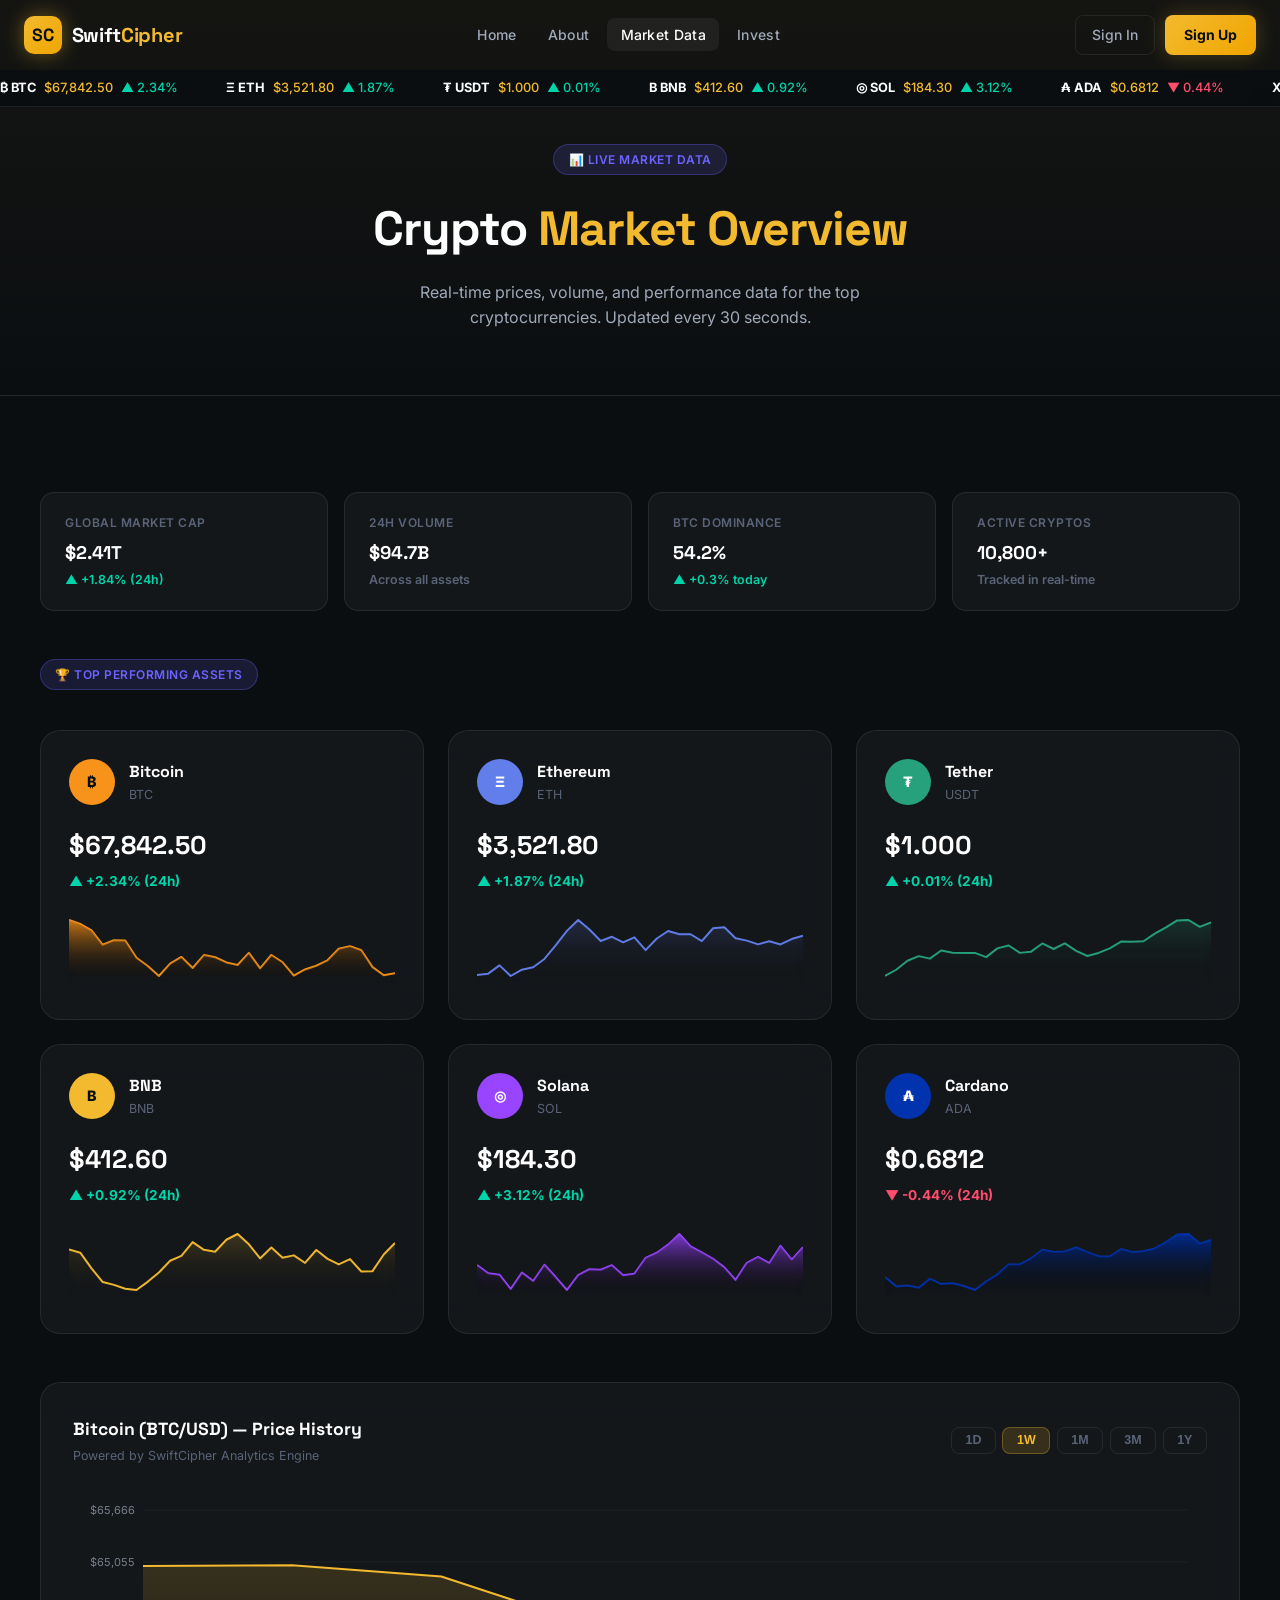
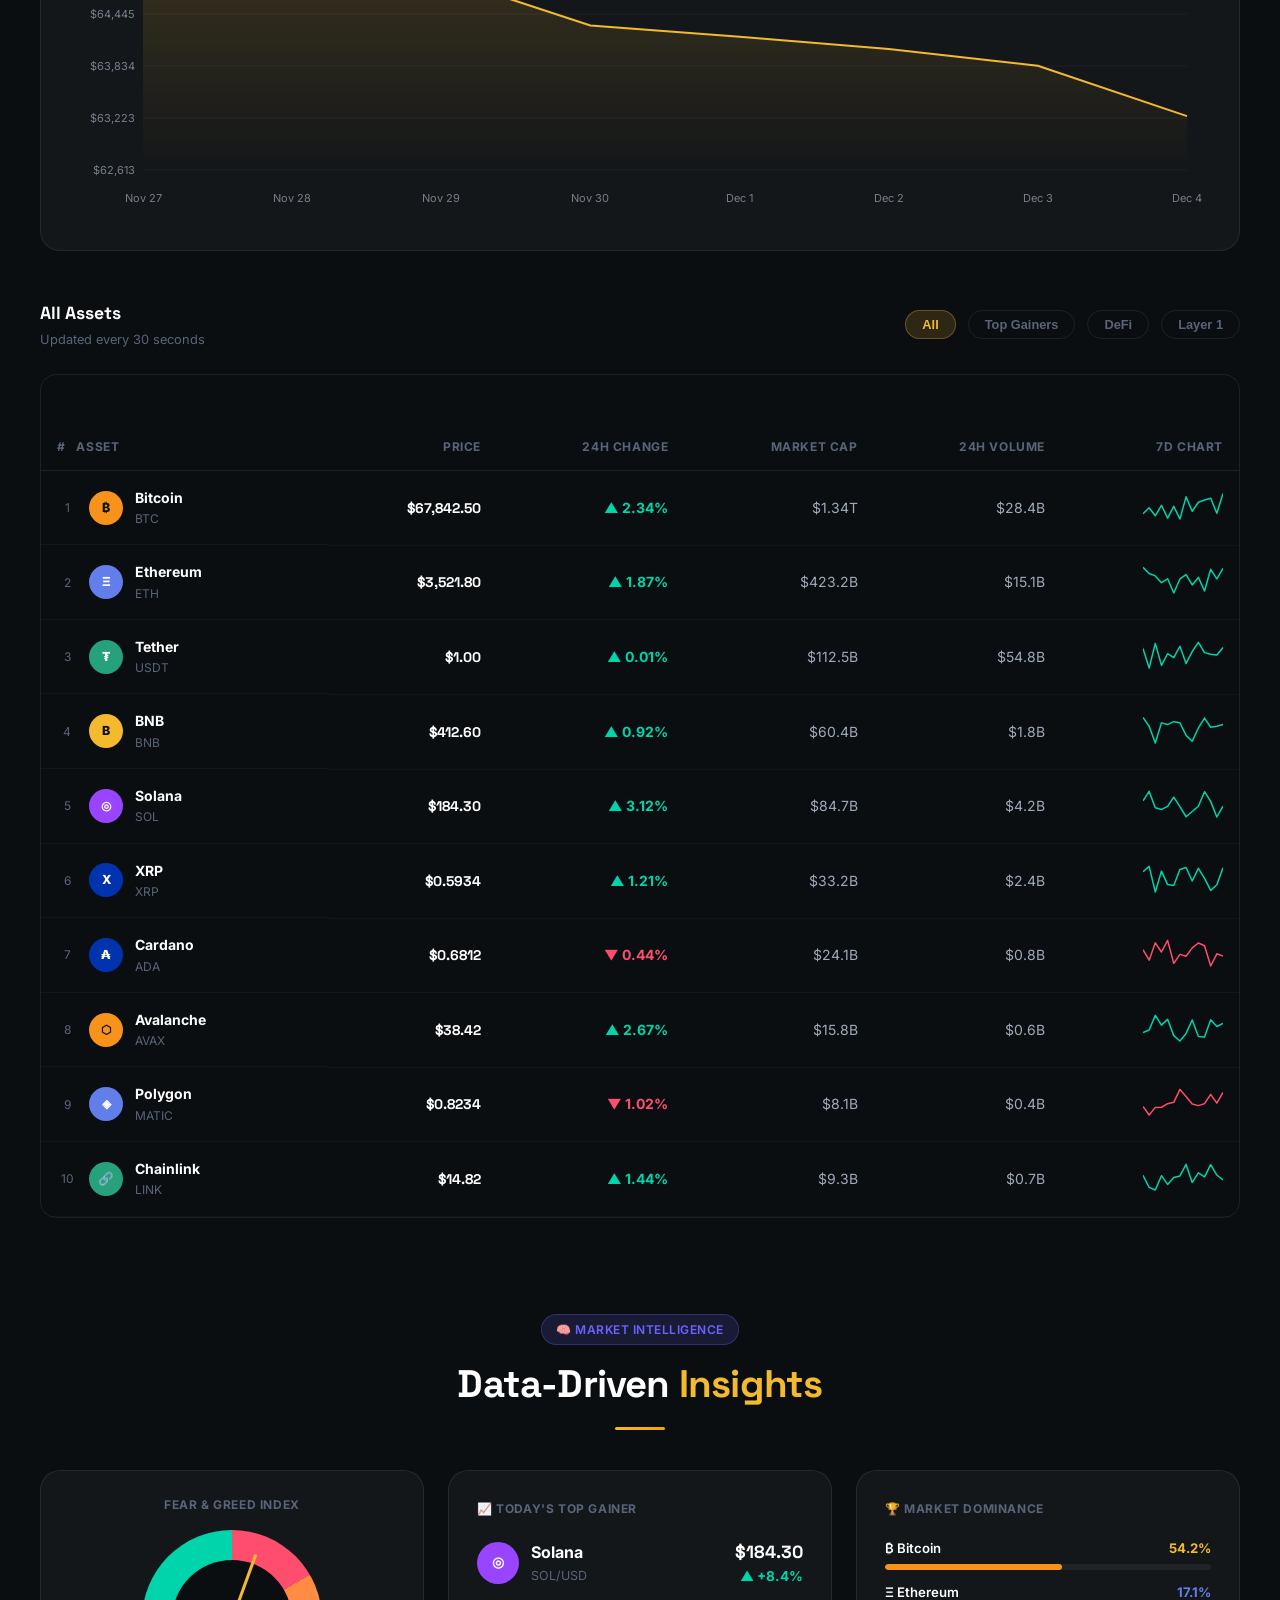
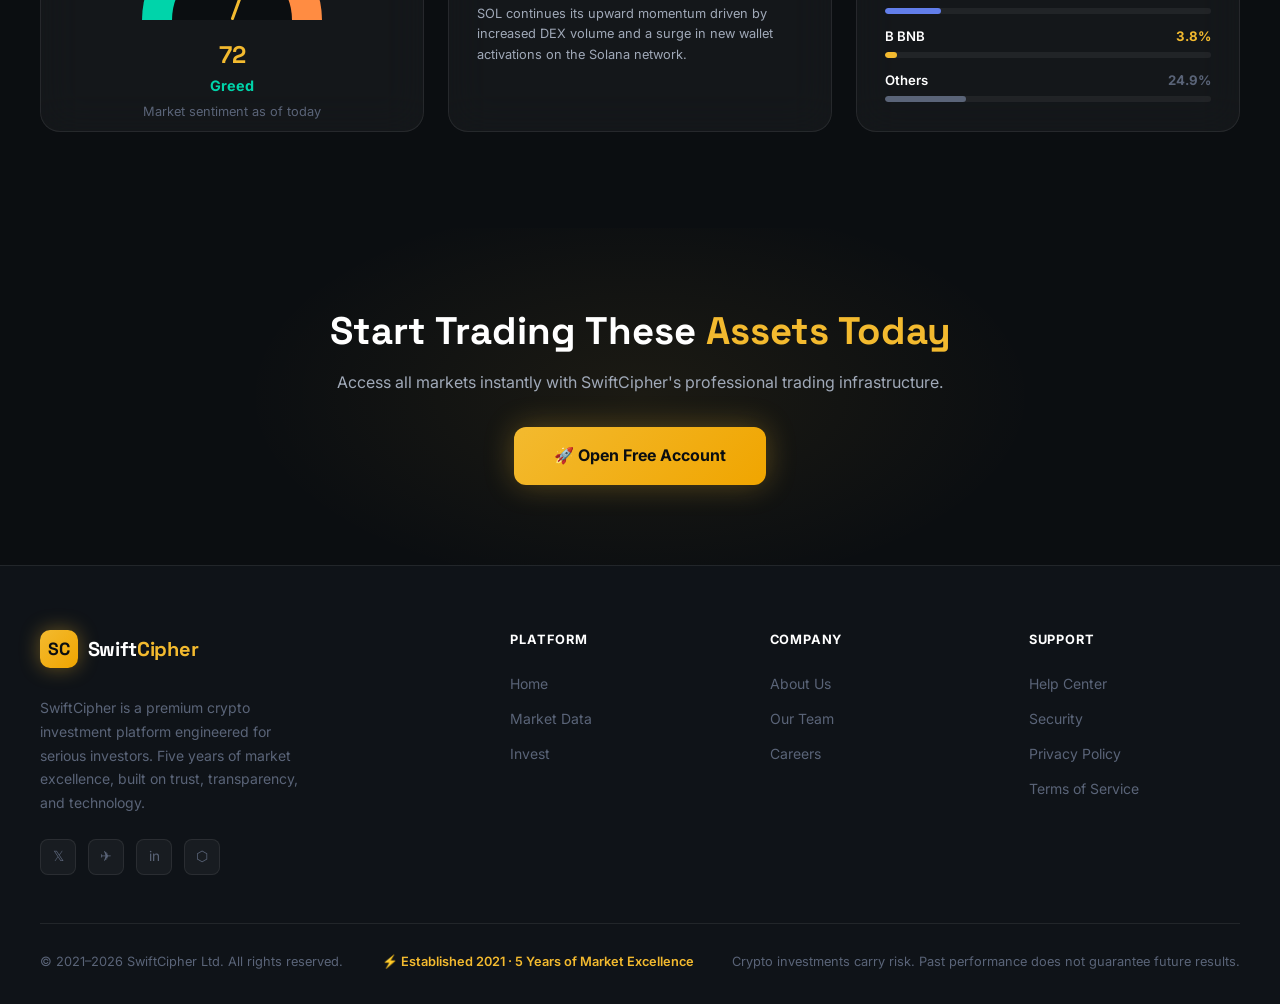
<file: market.html>
<!DOCTYPE html>
<html lang="en">
<head>
  <meta charset="UTF-8" />
  <meta name="viewport" content="width=device-width, initial-scale=1.0" />
  <meta name="description" content="SwiftCipher Market Data — Real-time crypto prices, charts, and market analysis for BTC, ETH, USDT, BNB, SOL, and more." />
  <title>Market Data | SwiftCipher — Live Crypto Prices & Charts</title>
  <link rel="stylesheet" href="style.css" />
  <link rel="icon" type="image/svg+xml" href="data:image/svg+xml,<svg xmlns='http://www.w3.org/2000/svg' viewBox='0 0 100 100'><rect width='100' height='100' rx='22' fill='%23F3BA2F'/><text y='.9em' font-size='75' font-family='Arial Black' font-weight='900' fill='%230B0E11' x='12'>S</text></svg>" />
  <style>
    .market-stats-row {
      display: grid;
      grid-template-columns: repeat(4, 1fr);
      gap: 1rem;
      margin-bottom: 3rem;
    }
    .mstat-card {
      padding: 1.25rem 1.5rem;
      border-radius: 14px;
      background: var(--bg-card);
      border: 1px solid var(--border-glass);
    }
    .mstat-label {
      font-size: 0.75rem;
      color: var(--text-muted);
      font-weight: 600;
      text-transform: uppercase;
      letter-spacing: 0.5px;
      margin-bottom: 0.4rem;
    }
    .mstat-value {
      font-family: var(--font-display);
      font-size: 1.15rem;
      font-weight: 800;
      color: var(--text-primary);
    }
    .mstat-change {
      font-size: 0.78rem;
      font-weight: 600;
      margin-top: 0.15rem;
    }

    /* Full coin table */
    .coin-table {
      width: 100%;
      border-collapse: collapse;
      margin-top: 3rem;
    }
    .coin-table th {
      text-align: left;
      font-size: 0.75rem;
      font-weight: 700;
      color: var(--text-muted);
      text-transform: uppercase;
      letter-spacing: 0.6px;
      padding: 0.85rem 1rem;
      border-bottom: 1px solid var(--border-glass);
    }
    .coin-table th:not(:first-child) { text-align: right; }
    .coin-table td {
      padding: 1rem 1rem;
      border-bottom: 1px solid rgba(255,255,255,0.03);
      font-size: 0.875rem;
      transition: background 0.2s ease;
    }
    .coin-table tr:hover td { background: rgba(255,255,255,0.02); }
    .coin-table td:not(:first-child) { text-align: right; }
    .coin-table td:first-child { display: flex; align-items: center; gap: 0.75rem; }

    .rank-num {
      font-size: 0.75rem;
      color: var(--text-muted);
      width: 20px;
      text-align: center;
    }

    .td-price { font-weight: 700; font-family: var(--font-display); }
    .td-mcap { color: var(--text-secondary); }
    .td-vol { color: var(--text-secondary); }
    .sparkline-cell canvas { width: 80px !important; height: 32px !important; }

    .filter-row {
      display: flex;
      align-items: center;
      gap: 0.75rem;
      margin-bottom: 1.5rem;
      flex-wrap: wrap;
    }
    .filter-btn {
      padding: 0.4rem 1rem;
      border-radius: 50px;
      font-size: 0.8rem;
      font-weight: 600;
      border: 1px solid var(--border-glass);
      color: var(--text-muted);
      background: none;
      cursor: pointer;
      transition: all 0.2s ease;
    }
    .filter-btn.active, .filter-btn:hover {
      background: var(--accent-gold-dim);
      border-color: var(--border-gold);
      color: var(--accent-gold);
    }

    .fear-greed {
      display: flex;
      flex-direction: column;
      align-items: center;
      gap: 0.5rem;
      padding: 2rem;
    }
    .fear-meter {
      position: relative;
      width: 180px;
      height: 90px;
      overflow: hidden;
    }
    .fear-meter-bg {
      width: 180px;
      height: 180px;
      border-radius: 50%;
      background: conic-gradient(
        #ff4d6d 0deg 60deg,
        #ff8c42 60deg 108deg,
        #F3BA2F 108deg 144deg,
        #00d4aa 144deg 180deg
      );
      position: absolute;
      top: 0; left: 0;
    }
    .fear-meter-overlay {
      width: 120px;
      height: 120px;
      background: var(--bg-primary);
      border-radius: 50%;
      position: absolute;
      top: 30px; left: 30px;
    }
    .fear-needle {
      position: absolute;
      bottom: 0;
      left: 50%;
      width: 3px;
      height: 70px;
      background: var(--accent-gold);
      transform-origin: bottom center;
      transform: translateX(-50%) rotate(20deg);
      border-radius: 2px;
    }
    .fear-value {
      font-family: var(--font-display);
      font-size: 1.5rem;
      font-weight: 800;
      color: var(--accent-gold);
    }
    .fear-label {
      font-size: 0.8rem;
      color: var(--text-muted);
    }

    @media (max-width: 768px) {
      .market-stats-row { grid-template-columns: repeat(2, 1fr); }
      .coin-table th:nth-child(n+4),
      .coin-table td:nth-child(n+4) { display: none; }
    }
    @media (max-width: 480px) {
      .market-stats-row { grid-template-columns: 1fr 1fr; }
    }
  </style>
</head>
<body>

<!-- Mobile Overlay -->
<div class="mobile-overlay">
  <nav>
    <a href="index.html">Home</a>
    <a href="about.html">About</a>
    <a href="market.html">Market Data</a>
    <a href="https://victorezekiel905-wq.github.io/SwiftCipherUpdated/" target="_blank">Invest</a>
  </nav>
  <div class="mobile-cta-group">
    <a href="https://victorezekiel905-wq.github.io/SwiftCipherUpdated/" target="_blank" class="mobile-btn-signin">Sign In</a>
    <a href="https://victorezekiel905-wq.github.io/SwiftCipherUpdated/" target="_blank" class="mobile-btn-signup">Sign Up — It's Free</a>
  </div>
</div>

<!-- Navbar -->
<nav class="navbar scrolled" id="navbar">
  <a href="index.html" class="nav-logo">
    <div class="nav-logo-icon">SC</div>
    <span class="nav-logo-text">Swift<span>Cipher</span></span>
  </a>
  <ul class="nav-links">
    <li><a href="index.html">Home</a></li>
    <li><a href="about.html">About</a></li>
    <li><a href="market.html" class="active">Market Data</a></li>
    <li><a href="https://victorezekiel905-wq.github.io/SwiftCipherUpdated/" target="_blank">Invest</a></li>
  </ul>
  <div class="nav-cta">
    <a href="https://victorezekiel905-wq.github.io/SwiftCipherUpdated/" target="_blank" class="btn-signin">Sign In</a>
    <a href="https://victorezekiel905-wq.github.io/SwiftCipherUpdated/" target="_blank" class="btn-signup">Sign Up</a>
  </div>
  <button class="menu-toggle" aria-label="Toggle menu">
    <span></span><span></span><span></span>
  </button>
</nav>

<!-- Ticker -->
<div class="ticker-bar">
  <div class="ticker-track" id="tickerTrack">
    <div class="ticker-item"><span class="coin-name">₿ BTC</span><span class="price">Loading...</span></div>
  </div>
</div>

<!-- Page Header -->
<div class="page-header">
  <div class="section-tag" style="margin: 0 auto 1rem; display: inline-flex;">📊 Live Market Data</div>
  <h1>Crypto <span style="color: var(--accent-gold);">Market Overview</span></h1>
  <p>Real-time prices, volume, and performance data for the top cryptocurrencies. Updated every 30 seconds.</p>
</div>

<!-- ═══════════════ MARKET SECTION ════════════════ -->
<section class="section">
  <div class="section-inner">

    <!-- Market stats row -->
    <div class="market-stats-row">
      <div class="mstat-card fade-up">
        <div class="mstat-label">Global Market Cap</div>
        <div class="mstat-value" id="global-mcap">$2.41T</div>
        <div class="mstat-change up" style="color: #00d4aa;">▲ +1.84% (24h)</div>
      </div>
      <div class="mstat-card fade-up">
        <div class="mstat-label">24h Volume</div>
        <div class="mstat-value" id="global-vol">$94.7B</div>
        <div class="mstat-change" style="color: var(--text-muted);">Across all assets</div>
      </div>
      <div class="mstat-card fade-up">
        <div class="mstat-label">BTC Dominance</div>
        <div class="mstat-value" id="btc-dom">54.2%</div>
        <div class="mstat-change up" style="color: #00d4aa;">▲ +0.3% today</div>
      </div>
      <div class="mstat-card fade-up">
        <div class="mstat-label">Active Cryptos</div>
        <div class="mstat-value">10,800+</div>
        <div class="mstat-change" style="color: var(--text-muted);">Tracked in real-time</div>
      </div>
    </div>

    <!-- Top 6 Coin Cards -->
    <div class="section-tag fade-up">🏆 Top Performing Assets</div>
    <div class="market-grid" style="margin-top: 1.5rem;">

      <div class="glass-card coin-card fade-up">
        <div class="coin-header">
          <div class="coin-icon-lg btc">₿</div>
          <div>
            <div class="coin-name-full">Bitcoin</div>
            <div class="coin-sym">BTC</div>
          </div>
        </div>
        <div class="coin-price-lg" id="mc-btc-price">$67,842.50</div>
        <div class="coin-change-lg up" id="mc-btc-change">▲ +2.34% (24h)</div>
        <canvas id="market-btc-chart" class="coin-chart"></canvas>
      </div>

      <div class="glass-card coin-card fade-up">
        <div class="coin-header">
          <div class="coin-icon-lg eth">Ξ</div>
          <div>
            <div class="coin-name-full">Ethereum</div>
            <div class="coin-sym">ETH</div>
          </div>
        </div>
        <div class="coin-price-lg" id="mc-eth-price">$3,521.80</div>
        <div class="coin-change-lg up" id="mc-eth-change">▲ +1.87% (24h)</div>
        <canvas id="market-eth-chart" class="coin-chart"></canvas>
      </div>

      <div class="glass-card coin-card fade-up">
        <div class="coin-header">
          <div class="coin-icon-lg usdt">₮</div>
          <div>
            <div class="coin-name-full">Tether</div>
            <div class="coin-sym">USDT</div>
          </div>
        </div>
        <div class="coin-price-lg" id="mc-usdt-price">$1.000</div>
        <div class="coin-change-lg up" id="mc-usdt-change">▲ +0.01% (24h)</div>
        <canvas id="market-usdt-chart" class="coin-chart"></canvas>
      </div>

      <div class="glass-card coin-card fade-up">
        <div class="coin-header">
          <div class="coin-icon-lg bnb">B</div>
          <div>
            <div class="coin-name-full">BNB</div>
            <div class="coin-sym">BNB</div>
          </div>
        </div>
        <div class="coin-price-lg" id="mc-bnb-price">$412.60</div>
        <div class="coin-change-lg up" id="mc-bnb-change">▲ +0.92% (24h)</div>
        <canvas id="market-bnb-chart" class="coin-chart"></canvas>
      </div>

      <div class="glass-card coin-card fade-up">
        <div class="coin-header">
          <div class="coin-icon-lg sol">◎</div>
          <div>
            <div class="coin-name-full">Solana</div>
            <div class="coin-sym">SOL</div>
          </div>
        </div>
        <div class="coin-price-lg" id="mc-sol-price">$184.30</div>
        <div class="coin-change-lg up" id="mc-sol-change">▲ +3.12% (24h)</div>
        <canvas id="market-sol-chart" class="coin-chart"></canvas>
      </div>

      <div class="glass-card coin-card fade-up">
        <div class="coin-header">
          <div class="coin-icon-lg ada">₳</div>
          <div>
            <div class="coin-name-full">Cardano</div>
            <div class="coin-sym">ADA</div>
          </div>
        </div>
        <div class="coin-price-lg" id="mc-ada-price">$0.6812</div>
        <div class="coin-change-lg down" id="mc-ada-change">▼ -0.44% (24h)</div>
        <canvas id="market-ada-chart" class="coin-chart"></canvas>
      </div>

    </div>

    <!-- Main BTC Chart -->
    <div class="chart-section fade-up">
      <div class="glass-card chart-card">
        <div class="chart-header">
          <div>
            <div class="chart-title">Bitcoin (BTC/USD) — Price History</div>
            <div style="font-size: 0.78rem; color: var(--text-muted); margin-top: 0.2rem;">Powered by SwiftCipher Analytics Engine</div>
          </div>
          <div class="chart-tabs">
            <button class="chart-tab" data-period="1D">1D</button>
            <button class="chart-tab active" data-period="1W">1W</button>
            <button class="chart-tab" data-period="1M">1M</button>
            <button class="chart-tab" data-period="3M">3M</button>
            <button class="chart-tab" data-period="1Y">1Y</button>
          </div>
        </div>
        <canvas id="main-chart-canvas"></canvas>
      </div>
    </div>

    <!-- Full Coin Table -->
    <div class="fade-up" style="margin-top: 3rem;">
      <div style="display: flex; align-items: center; justify-content: space-between; margin-bottom: 1.5rem; flex-wrap: wrap; gap: 1rem;">
        <div>
          <h3 style="font-family: var(--font-display); font-size: 1.1rem; font-weight: 700;">All Assets</h3>
          <p style="font-size: 0.8rem; color: var(--text-muted); margin-top: 0.2rem;">Updated every 30 seconds</p>
        </div>
        <div class="filter-row" style="margin-bottom: 0;">
          <button class="filter-btn active">All</button>
          <button class="filter-btn">Top Gainers</button>
          <button class="filter-btn">DeFi</button>
          <button class="filter-btn">Layer 1</button>
        </div>
      </div>

      <div style="overflow-x: auto; border-radius: 16px; border: 1px solid var(--border-glass);">
        <table class="coin-table">
          <thead>
            <tr>
              <th style="text-align: left;">#&nbsp;&nbsp; Asset</th>
              <th>Price</th>
              <th>24h Change</th>
              <th>Market Cap</th>
              <th>24h Volume</th>
              <th>7D Chart</th>
            </tr>
          </thead>
          <tbody id="coin-table-body">
            <!-- Populated by JS -->
          </tbody>
        </table>
      </div>
    </div>

  </div>
</section>

<!-- ═══════════════ MARKET INSIGHT ════════════════ -->
<section class="section" style="padding-top: 0;">
  <div class="section-inner">
    <div class="text-center fade-up">
      <div class="section-tag">🧠 Market Intelligence</div>
      <h2 class="section-title">Data-Driven <span class="gold">Insights</span></h2>
      <div class="divider" style="margin: 1.25rem auto;"></div>
    </div>

    <div style="display: grid; grid-template-columns: 1fr 1fr 1fr; gap: 1.5rem; margin-top: 2.5rem;">

      <!-- Fear & Greed -->
      <div class="glass-card fade-up" style="text-align: center;">
        <div style="padding: 1.5rem 1rem 0.5rem;">
          <div style="font-size: 0.75rem; font-weight: 700; color: var(--text-muted); text-transform: uppercase; letter-spacing: 0.6px; margin-bottom: 1rem;">Fear & Greed Index</div>
          <div class="fear-meter" style="margin: 0 auto 1rem;">
            <div class="fear-meter-bg"></div>
            <div class="fear-meter-overlay"></div>
            <div class="fear-needle"></div>
          </div>
          <div class="fear-value">72</div>
          <div style="font-size: 0.9rem; font-weight: 700; color: #00d4aa; margin-bottom: 0.3rem;">Greed</div>
          <div class="fear-label">Market sentiment as of today</div>
        </div>
      </div>

      <!-- Top Gainer -->
      <div class="glass-card fade-up" style="padding: 1.75rem;">
        <div style="font-size: 0.75rem; font-weight: 700; color: var(--text-muted); text-transform: uppercase; letter-spacing: 0.6px; margin-bottom: 1.25rem;">📈 Today's Top Gainer</div>
        <div style="display: flex; align-items: center; gap: 0.75rem; margin-bottom: 1rem;">
          <div class="coin-icon-lg sol" style="width:42px;height:42px;font-size:0.85rem;">◎</div>
          <div>
            <div style="font-weight: 700;">Solana</div>
            <div style="font-size: 0.78rem; color: var(--text-muted);">SOL/USD</div>
          </div>
          <div style="margin-left: auto; text-align: right;">
            <div style="font-family: var(--font-display); font-weight: 800; font-size: 1.1rem;">$184.30</div>
            <div style="color: #00d4aa; font-weight: 700; font-size: 0.85rem;">▲ +8.4%</div>
          </div>
        </div>
        <p style="font-size: 0.8rem; color: var(--text-secondary); line-height: 1.6;">SOL continues its upward momentum driven by increased DEX volume and a surge in new wallet activations on the Solana network.</p>
      </div>

      <!-- Market Dominance -->
      <div class="glass-card fade-up" style="padding: 1.75rem;">
        <div style="font-size: 0.75rem; font-weight: 700; color: var(--text-muted); text-transform: uppercase; letter-spacing: 0.6px; margin-bottom: 1.25rem;">🏆 Market Dominance</div>
        <div style="display: flex; flex-direction: column; gap: 0.75rem;">
          <div>
            <div style="display: flex; justify-content: space-between; font-size: 0.825rem; margin-bottom: 0.3rem;">
              <span style="font-weight: 600;">₿ Bitcoin</span><span style="color: var(--accent-gold); font-weight: 700;">54.2%</span>
            </div>
            <div style="height: 6px; background: rgba(255,255,255,0.06); border-radius: 4px; overflow: hidden;">
              <div style="width: 54.2%; height: 100%; background: #F7931A; border-radius: 4px;"></div>
            </div>
          </div>
          <div>
            <div style="display: flex; justify-content: space-between; font-size: 0.825rem; margin-bottom: 0.3rem;">
              <span style="font-weight: 600;">Ξ Ethereum</span><span style="color: #627EEA; font-weight: 700;">17.1%</span>
            </div>
            <div style="height: 6px; background: rgba(255,255,255,0.06); border-radius: 4px; overflow: hidden;">
              <div style="width: 17.1%; height: 100%; background: #627EEA; border-radius: 4px;"></div>
            </div>
          </div>
          <div>
            <div style="display: flex; justify-content: space-between; font-size: 0.825rem; margin-bottom: 0.3rem;">
              <span style="font-weight: 600;">B BNB</span><span style="color: var(--accent-gold); font-weight: 700;">3.8%</span>
            </div>
            <div style="height: 6px; background: rgba(255,255,255,0.06); border-radius: 4px; overflow: hidden;">
              <div style="width: 3.8%; height: 100%; background: var(--accent-gold); border-radius: 4px;"></div>
            </div>
          </div>
          <div>
            <div style="display: flex; justify-content: space-between; font-size: 0.825rem; margin-bottom: 0.3rem;">
              <span style="font-weight: 600;">Others</span><span style="color: var(--text-muted); font-weight: 700;">24.9%</span>
            </div>
            <div style="height: 6px; background: rgba(255,255,255,0.06); border-radius: 4px; overflow: hidden;">
              <div style="width: 24.9%; height: 100%; background: var(--text-muted); border-radius: 4px;"></div>
            </div>
          </div>
        </div>
      </div>

    </div>
  </div>
</section>

<!-- CTA -->
<section class="cta-section fade-up">
  <div class="cta-inner">
    <h2>Start Trading These <span style="color: var(--accent-gold);">Assets Today</span></h2>
    <p>Access all markets instantly with SwiftCipher's professional trading infrastructure.</p>
    <a href="https://victorezekiel905-wq.github.io/SwiftCipherUpdated/" target="_blank" class="btn-primary" style="font-size: 1rem; padding: 1rem 2.5rem;">
      🚀 Open Free Account
    </a>
  </div>
</section>

<!-- Footer -->
<footer>
  <div class="footer-grid">
    <div class="footer-brand">
      <a href="index.html" class="nav-logo" style="margin-bottom: 0.75rem; display: inline-flex;">
        <div class="nav-logo-icon">SC</div>
        <span class="nav-logo-text">Swift<span>Cipher</span></span>
      </a>
      <p>SwiftCipher is a premium crypto investment platform engineered for serious investors. Five years of market excellence, built on trust, transparency, and technology.</p>
      <div class="footer-social">
        <a href="#" class="social-btn">𝕏</a>
        <a href="#" class="social-btn">✈</a>
        <a href="#" class="social-btn">in</a>
        <a href="#" class="social-btn">⬡</a>
      </div>
    </div>
    <div class="footer-col">
      <h4>Platform</h4>
      <ul>
        <li><a href="index.html">Home</a></li>
        <li><a href="market.html">Market Data</a></li>
        <li><a href="https://victorezekiel905-wq.github.io/SwiftCipherUpdated/" target="_blank">Invest</a></li>
      </ul>
    </div>
    <div class="footer-col">
      <h4>Company</h4>
      <ul>
        <li><a href="about.html">About Us</a></li>
        <li><a href="about.html#team">Our Team</a></li>
        <li><a href="#">Careers</a></li>
      </ul>
    </div>
    <div class="footer-col">
      <h4>Support</h4>
      <ul>
        <li><a href="#">Help Center</a></li>
        <li><a href="#">Security</a></li>
        <li><a href="#">Privacy Policy</a></li>
        <li><a href="#">Terms of Service</a></li>
      </ul>
    </div>
  </div>
  <div class="footer-bottom">
    <p>© 2021–2026 SwiftCipher Ltd. All rights reserved.</p>
    <span class="established">⚡ Established 2021 · 5 Years of Market Excellence</span>
    <p>Crypto investments carry risk. Past performance does not guarantee future results.</p>
  </div>
</footer>

<script src="main.js"></script>
<script>
// Populate coin table
const TABLE_COINS = [
  { rank: 1, icon: '₿', cls: 'btc', name: 'Bitcoin', sym: 'BTC', price: 67842.50, change: 2.34, mcap: '1.34T', vol: '28.4B', id: 'btc' },
  { rank: 2, icon: 'Ξ', cls: 'eth', name: 'Ethereum', sym: 'ETH', price: 3521.80, change: 1.87, mcap: '423.2B', vol: '15.1B', id: 'eth' },
  { rank: 3, icon: '₮', cls: 'usdt', name: 'Tether', sym: 'USDT', price: 1.000, change: 0.01, mcap: '112.5B', vol: '54.8B', id: 'usdt' },
  { rank: 4, icon: 'B', cls: 'bnb', name: 'BNB', sym: 'BNB', price: 412.60, change: 0.92, mcap: '60.4B', vol: '1.8B', id: 'bnb' },
  { rank: 5, icon: '◎', cls: 'sol', name: 'Solana', sym: 'SOL', price: 184.30, change: 3.12, mcap: '84.7B', vol: '4.2B', id: 'sol' },
  { rank: 6, icon: 'X', cls: 'ada', name: 'XRP', sym: 'XRP', price: 0.5934, change: 1.21, mcap: '33.2B', vol: '2.4B', id: 'xrp' },
  { rank: 7, icon: '₳', cls: 'ada', name: 'Cardano', sym: 'ADA', price: 0.6812, change: -0.44, mcap: '24.1B', vol: '0.8B', id: 'ada' },
  { rank: 8, icon: '⬡', cls: 'btc', name: 'Avalanche', sym: 'AVAX', price: 38.42, change: 2.67, mcap: '15.8B', vol: '0.6B', id: 'avax' },
  { rank: 9, icon: '◈', cls: 'eth', name: 'Polygon', sym: 'MATIC', price: 0.8234, change: -1.02, mcap: '8.1B', vol: '0.4B', id: 'matic' },
  { rank: 10, icon: '🔗', cls: 'usdt', name: 'Chainlink', sym: 'LINK', price: 14.82, change: 1.44, mcap: '9.3B', vol: '0.7B', id: 'link' },
];

function buildTable(coins) {
  const tbody = document.getElementById('coin-table-body');
  if (!tbody) return;
  tbody.innerHTML = coins.map(c => {
    const dir = c.change >= 0 ? 'up' : 'down';
    const arrow = c.change >= 0 ? '▲' : '▼';
    const color = c.change >= 0 ? '#00d4aa' : '#ff4d6d';
    return `
      <tr>
        <td>
          <span class="rank-num">${c.rank}</span>
          <div class="coin-icon-lg ${c.cls}" style="width:34px;height:34px;font-size:0.78rem;">${c.icon}</div>
          <div>
            <div style="font-weight:700;font-size:0.875rem;">${c.name}</div>
            <div style="font-size:0.75rem;color:var(--text-muted);">${c.sym}</div>
          </div>
        </td>
        <td class="td-price">$${c.price.toLocaleString('en-US', {minimumFractionDigits:2, maximumFractionDigits:4})}</td>
        <td style="color:${color};font-weight:700;">${arrow} ${Math.abs(c.change)}%</td>
        <td class="td-mcap">$${c.mcap}</td>
        <td class="td-vol">$${c.vol}</td>
        <td class="sparkline-cell"><canvas id="tbl-spark-${c.id}" width="80" height="32"></canvas></td>
      </tr>`;
  }).join('');

  // Draw mini sparklines for table
  setTimeout(() => {
    coins.forEach(c => {
      const canvas = document.getElementById(`tbl-spark-${c.id}`);
      if (!canvas) return;
      const ctx = canvas.getContext('2d');
      const w = 80, h = 32;
      const data = Array.from({length: 14}, (_, i) => c.price * (1 + (Math.random() - (c.change >= 0 ? 0.46 : 0.54)) * 0.02));
      const min = Math.min(...data), max = Math.max(...data), range = max - min || 1;
      const color = c.change >= 0 ? '#00d4aa' : '#ff4d6d';
      ctx.clearRect(0, 0, w, h);
      ctx.beginPath();
      data.forEach((v, i) => {
        const x = (i / (data.length - 1)) * w;
        const y = h - ((v - min) / range) * (h * 0.8) - 2;
        i === 0 ? ctx.moveTo(x, y) : ctx.lineTo(x, y);
      });
      ctx.strokeStyle = color;
      ctx.lineWidth = 1.5;
      ctx.lineJoin = 'round';
      ctx.stroke();
    });
  }, 200);
}

buildTable(TABLE_COINS);

// Filter buttons
document.querySelectorAll('.filter-btn').forEach(btn => {
  btn.addEventListener('click', () => {
    document.querySelectorAll('.filter-btn').forEach(b => b.classList.remove('active'));
    btn.classList.add('active');
  });
});
</script>
</body>
</html>
</file>
<file: style.css>
/* ============================================
   SwiftCipher - Premium Crypto Platform CSS
   Midnight Gold Theme | Est. 2021
   ============================================ */

@import url('https://fonts.googleapis.com/css2?family=Inter:wght@300;400;500;600;700;800;900&family=Space+Grotesk:wght@300;400;500;600;700&display=swap');

:root {
  --bg-primary: #0B0E11;
  --bg-secondary: #0f1318;
  --bg-card: rgba(255, 255, 255, 0.04);
  --accent-gold: #F3BA2F;
  --accent-purple: #6C63FF;
  --accent-gold-dim: rgba(243, 186, 47, 0.15);
  --accent-purple-dim: rgba(108, 99, 255, 0.15);
  --text-primary: #FFFFFF;
  --text-secondary: #A0A9B8;
  --text-muted: #5a6478;
  --border-glass: rgba(255, 255, 255, 0.08);
  --border-gold: rgba(243, 186, 47, 0.3);
  --shadow-gold: 0 0 30px rgba(243, 186, 47, 0.15);
  --shadow-purple: 0 0 30px rgba(108, 99, 255, 0.2);
  --gradient-gold: linear-gradient(135deg, #F3BA2F, #f0a500);
  --gradient-purple: linear-gradient(135deg, #6C63FF, #4a42e8);
  --gradient-hero: linear-gradient(135deg, #0B0E11 0%, #0f1520 50%, #0B0E11 100%);
  --font-main: 'Inter', sans-serif;
  --font-display: 'Space Grotesk', sans-serif;
}

* {
  margin: 0;
  padding: 0;
  box-sizing: border-box;
}

html {
  scroll-behavior: smooth;
}

body {
  font-family: var(--font-main);
  background-color: var(--bg-primary);
  color: var(--text-primary);
  overflow-x: hidden;
  line-height: 1.6;
}

/* ── SCROLLBAR ── */
::-webkit-scrollbar { width: 6px; }
::-webkit-scrollbar-track { background: var(--bg-primary); }
::-webkit-scrollbar-thumb { background: var(--accent-gold); border-radius: 3px; }

/* ── SELECTION ── */
::selection { background: var(--accent-gold-dim); color: var(--accent-gold); }

/* ============================================
   NAVIGATION
   ============================================ */
.navbar {
  position: fixed;
  top: 0;
  left: 0;
  right: 0;
  z-index: 1000;
  padding: 0 1.5rem;
  height: 70px;
  display: flex;
  align-items: center;
  justify-content: space-between;
  transition: all 0.4s ease;
  background: transparent;
}

.navbar.scrolled {
  background: rgba(11, 14, 17, 0.95);
  backdrop-filter: blur(20px);
  -webkit-backdrop-filter: blur(20px);
  border-bottom: 1px solid var(--border-glass);
  box-shadow: 0 4px 30px rgba(0,0,0,0.4);
}

.nav-logo {
  display: flex;
  align-items: center;
  gap: 0.6rem;
  text-decoration: none;
}

.nav-logo-icon {
  width: 38px;
  height: 38px;
  background: var(--gradient-gold);
  border-radius: 10px;
  display: flex;
  align-items: center;
  justify-content: center;
  font-size: 1.1rem;
  font-weight: 900;
  color: #0B0E11;
  font-family: var(--font-display);
  box-shadow: 0 0 20px rgba(243, 186, 47, 0.4);
}

.nav-logo-text {
  font-family: var(--font-display);
  font-size: 1.25rem;
  font-weight: 700;
  color: var(--text-primary);
  letter-spacing: -0.3px;
}

.nav-logo-text span {
  color: var(--accent-gold);
}

.nav-links {
  display: flex;
  align-items: center;
  gap: 0.25rem;
  list-style: none;
}

.nav-links li a {
  text-decoration: none;
  color: var(--text-secondary);
  font-size: 0.875rem;
  font-weight: 500;
  padding: 0.5rem 0.85rem;
  border-radius: 8px;
  transition: all 0.25s ease;
  letter-spacing: 0.3px;
}

.nav-links li a:hover,
.nav-links li a.active {
  color: var(--text-primary);
  background: rgba(255,255,255,0.06);
}

.nav-cta {
  display: flex;
  align-items: center;
  gap: 0.6rem;
}

.btn-signin {
  text-decoration: none;
  color: var(--text-secondary);
  font-size: 0.875rem;
  font-weight: 500;
  padding: 0.5rem 1rem;
  border-radius: 8px;
  border: 1px solid var(--border-glass);
  transition: all 0.25s ease;
}

.btn-signin:hover {
  color: var(--accent-gold);
  border-color: var(--border-gold);
  background: var(--accent-gold-dim);
}

.btn-signup {
  text-decoration: none;
  background: var(--gradient-gold);
  color: #0B0E11;
  font-size: 0.875rem;
  font-weight: 700;
  padding: 0.55rem 1.2rem;
  border-radius: 8px;
  transition: all 0.25s ease;
  box-shadow: 0 0 20px rgba(243, 186, 47, 0.25);
}

.btn-signup:hover {
  transform: translateY(-1px);
  box-shadow: 0 0 30px rgba(243, 186, 47, 0.45);
}

/* Mobile Menu Toggle */
.menu-toggle {
  display: none;
  flex-direction: column;
  gap: 5px;
  cursor: pointer;
  padding: 6px;
  background: none;
  border: none;
  z-index: 1100;
}

.menu-toggle span {
  display: block;
  width: 24px;
  height: 2px;
  background: var(--text-primary);
  border-radius: 2px;
  transition: all 0.35s ease;
}

.menu-toggle.open span:nth-child(1) { transform: translateY(7px) rotate(45deg); }
.menu-toggle.open span:nth-child(2) { opacity: 0; transform: scaleX(0); }
.menu-toggle.open span:nth-child(3) { transform: translateY(-7px) rotate(-45deg); }

/* Mobile Overlay Menu */
.mobile-overlay {
  display: none;
  position: fixed;
  inset: 0;
  z-index: 999;
  background: rgba(11, 14, 17, 0.98);
  backdrop-filter: blur(20px);
  -webkit-backdrop-filter: blur(20px);
  flex-direction: column;
  align-items: center;
  justify-content: center;
  gap: 0.5rem;
  opacity: 0;
  transition: opacity 0.3s ease;
}

.mobile-overlay.active {
  display: flex;
  opacity: 1;
}

.mobile-overlay nav {
  display: flex;
  flex-direction: column;
  align-items: center;
  gap: 0.4rem;
  width: 100%;
  max-width: 320px;
}

.mobile-overlay nav a {
  text-decoration: none;
  color: var(--text-secondary);
  font-size: 1.25rem;
  font-weight: 600;
  padding: 0.8rem 2rem;
  border-radius: 12px;
  width: 100%;
  text-align: center;
  transition: all 0.25s ease;
  font-family: var(--font-display);
}

.mobile-overlay nav a:hover {
  color: var(--accent-gold);
  background: var(--accent-gold-dim);
}

.mobile-overlay .mobile-cta-group {
  display: flex;
  flex-direction: column;
  gap: 0.75rem;
  width: 100%;
  max-width: 320px;
  margin-top: 1.5rem;
  padding: 0 1rem;
}

.mobile-overlay .mobile-btn-signin {
  text-decoration: none;
  color: var(--text-primary);
  font-size: 1rem;
  font-weight: 600;
  padding: 0.9rem;
  border-radius: 12px;
  text-align: center;
  border: 1px solid var(--border-gold);
  color: var(--accent-gold);
  transition: all 0.25s ease;
}

.mobile-overlay .mobile-btn-signup {
  text-decoration: none;
  background: var(--gradient-gold);
  color: #0B0E11;
  font-size: 1rem;
  font-weight: 700;
  padding: 0.9rem;
  border-radius: 12px;
  text-align: center;
  box-shadow: 0 0 25px rgba(243, 186, 47, 0.35);
}

/* ============================================
   TICKER BAR
   ============================================ */
.ticker-bar {
  position: fixed;
  top: 70px;
  left: 0;
  right: 0;
  z-index: 900;
  background: rgba(11, 14, 17, 0.9);
  backdrop-filter: blur(10px);
  border-bottom: 1px solid var(--border-glass);
  padding: 0.5rem 0;
  overflow: hidden;
}

.ticker-track {
  display: flex;
  gap: 3rem;
  animation: ticker-scroll 35s linear infinite;
  white-space: nowrap;
}

.ticker-track:hover { animation-play-state: paused; }

.ticker-item {
  display: inline-flex;
  align-items: center;
  gap: 0.5rem;
  font-size: 0.8rem;
  font-weight: 500;
  color: var(--text-secondary);
}

.ticker-item .coin-name { font-weight: 700; color: var(--text-primary); }
.ticker-item .price { color: var(--accent-gold); }
.ticker-item .change.up { color: #00d4aa; }
.ticker-item .change.down { color: #ff4d6d; }

@keyframes ticker-scroll {
  0% { transform: translateX(0); }
  100% { transform: translateX(-50%); }
}

/* ============================================
   PARTICLE CANVAS
   ============================================ */
#particle-canvas {
  position: absolute;
  top: 0; left: 0;
  width: 100%; height: 100%;
  pointer-events: none;
  z-index: 0;
}

/* ============================================
   HERO SECTION
   ============================================ */
.hero {
  position: relative;
  min-height: 100vh;
  display: flex;
  align-items: center;
  padding: 8rem 1.5rem 5rem;
  overflow: hidden;
  background: var(--gradient-hero);
}

.hero::before {
  content: '';
  position: absolute;
  top: 20%;
  left: -10%;
  width: 500px;
  height: 500px;
  background: radial-gradient(circle, rgba(243, 186, 47, 0.08) 0%, transparent 70%);
  pointer-events: none;
}

.hero::after {
  content: '';
  position: absolute;
  bottom: 10%;
  right: -10%;
  width: 600px;
  height: 600px;
  background: radial-gradient(circle, rgba(108, 99, 255, 0.08) 0%, transparent 70%);
  pointer-events: none;
}

.hero-content {
  position: relative;
  z-index: 2;
  max-width: 1200px;
  margin: 0 auto;
  display: grid;
  grid-template-columns: 1fr 1fr;
  gap: 4rem;
  align-items: center;
  width: 100%;
}

.hero-badge {
  display: inline-flex;
  align-items: center;
  gap: 0.5rem;
  background: var(--accent-gold-dim);
  border: 1px solid var(--border-gold);
  border-radius: 50px;
  padding: 0.4rem 1rem;
  font-size: 0.78rem;
  font-weight: 600;
  color: var(--accent-gold);
  letter-spacing: 0.5px;
  margin-bottom: 1.5rem;
  text-transform: uppercase;
}

.hero-badge .dot {
  width: 6px;
  height: 6px;
  background: var(--accent-gold);
  border-radius: 50%;
  animation: pulse-dot 2s ease infinite;
}

@keyframes pulse-dot {
  0%, 100% { opacity: 1; transform: scale(1); }
  50% { opacity: 0.5; transform: scale(0.8); }
}

.hero h1 {
  font-family: var(--font-display);
  font-size: clamp(2.2rem, 4vw, 3.6rem);
  font-weight: 800;
  line-height: 1.15;
  letter-spacing: -1.5px;
  margin-bottom: 1.25rem;
  color: var(--text-primary);
}

.hero h1 .highlight {
  background: var(--gradient-gold);
  -webkit-background-clip: text;
  -webkit-text-fill-color: transparent;
  background-clip: text;
}

.hero-subtitle {
  font-size: 1rem;
  color: var(--text-secondary);
  line-height: 1.7;
  margin-bottom: 2.25rem;
  max-width: 480px;
}

.hero-cta-group {
  display: flex;
  gap: 1rem;
  flex-wrap: wrap;
  margin-bottom: 2.5rem;
}

.btn-primary {
  display: inline-flex;
  align-items: center;
  gap: 0.5rem;
  background: var(--gradient-gold);
  color: #0B0E11;
  text-decoration: none;
  font-weight: 700;
  font-size: 0.95rem;
  padding: 0.85rem 2rem;
  border-radius: 12px;
  transition: all 0.3s ease;
  box-shadow: 0 0 30px rgba(243, 186, 47, 0.3);
}

.btn-primary:hover {
  transform: translateY(-2px);
  box-shadow: 0 0 50px rgba(243, 186, 47, 0.5);
}

.btn-secondary {
  display: inline-flex;
  align-items: center;
  gap: 0.5rem;
  background: transparent;
  color: var(--text-primary);
  text-decoration: none;
  font-weight: 600;
  font-size: 0.95rem;
  padding: 0.85rem 2rem;
  border-radius: 12px;
  border: 1px solid var(--border-glass);
  transition: all 0.3s ease;
}

.btn-secondary:hover {
  border-color: var(--accent-gold);
  color: var(--accent-gold);
  background: var(--accent-gold-dim);
}

.hero-stats {
  display: flex;
  gap: 2rem;
  flex-wrap: wrap;
}

.hero-stat {
  display: flex;
  flex-direction: column;
}

.hero-stat .value {
  font-family: var(--font-display);
  font-size: 1.5rem;
  font-weight: 800;
  color: var(--accent-gold);
}

.hero-stat .label {
  font-size: 0.78rem;
  color: var(--text-muted);
  font-weight: 500;
}

/* Hero Visual */
.hero-visual {
  position: relative;
  z-index: 2;
}

.hero-card-main {
  background: var(--bg-card);
  border: 1px solid var(--border-glass);
  border-radius: 20px;
  padding: 1.75rem;
  backdrop-filter: blur(20px);
  -webkit-backdrop-filter: blur(20px);
  box-shadow: 0 25px 60px rgba(0,0,0,0.5), inset 0 1px 0 rgba(255,255,255,0.06);
}

.hero-card-header {
  display: flex;
  align-items: center;
  justify-content: space-between;
  margin-bottom: 1.25rem;
}

.portfolio-label {
  font-size: 0.8rem;
  color: var(--text-muted);
  font-weight: 500;
  text-transform: uppercase;
  letter-spacing: 0.8px;
}

.portfolio-badge {
  background: rgba(0, 212, 170, 0.15);
  color: #00d4aa;
  font-size: 0.75rem;
  font-weight: 700;
  padding: 0.25rem 0.65rem;
  border-radius: 50px;
}

.portfolio-value {
  font-family: var(--font-display);
  font-size: 2.2rem;
  font-weight: 800;
  color: var(--text-primary);
  margin-bottom: 0.25rem;
}

.portfolio-change {
  font-size: 0.85rem;
  color: #00d4aa;
  font-weight: 600;
  margin-bottom: 1.5rem;
}

.mini-chart {
  width: 100%;
  height: 80px;
  margin-bottom: 1.5rem;
}

.asset-list {
  display: flex;
  flex-direction: column;
  gap: 0.75rem;
}

.asset-item {
  display: flex;
  align-items: center;
  justify-content: space-between;
}

.asset-info {
  display: flex;
  align-items: center;
  gap: 0.65rem;
}

.asset-icon {
  width: 34px;
  height: 34px;
  border-radius: 50%;
  display: flex;
  align-items: center;
  justify-content: center;
  font-size: 0.8rem;
  font-weight: 800;
  color: #0B0E11;
}

.asset-icon.btc { background: #F7931A; }
.asset-icon.eth { background: #627EEA; }
.asset-icon.usdt { background: #26A17B; }

.asset-name { font-weight: 600; font-size: 0.85rem; }
.asset-symbol { font-size: 0.75rem; color: var(--text-muted); }
.asset-price { font-weight: 700; font-size: 0.85rem; text-align: right; }
.asset-change-sm { font-size: 0.75rem; text-align: right; }
.asset-change-sm.up { color: #00d4aa; }
.asset-change-sm.down { color: #ff4d6d; }

/* Floating mini cards */
.hero-float-card {
  position: absolute;
  background: rgba(15, 19, 24, 0.9);
  border: 1px solid var(--border-glass);
  border-radius: 14px;
  padding: 0.85rem 1.1rem;
  backdrop-filter: blur(20px);
  -webkit-backdrop-filter: blur(20px);
  box-shadow: 0 15px 40px rgba(0,0,0,0.4);
}

.hero-float-card.card-1 {
  top: -20px;
  right: -30px;
  animation: float1 4s ease-in-out infinite;
}

.hero-float-card.card-2 {
  bottom: -20px;
  left: -30px;
  animation: float2 5s ease-in-out infinite;
}

@keyframes float1 {
  0%, 100% { transform: translateY(0px); }
  50% { transform: translateY(-10px); }
}

@keyframes float2 {
  0%, 100% { transform: translateY(0px); }
  50% { transform: translateY(8px); }
}

.float-card-value {
  font-family: var(--font-display);
  font-size: 1.1rem;
  font-weight: 800;
  color: var(--accent-gold);
}

.float-card-label {
  font-size: 0.7rem;
  color: var(--text-muted);
  font-weight: 500;
}

/* ============================================
   SECTION COMMONS
   ============================================ */
.section {
  padding: 6rem 1.5rem;
  position: relative;
}

.section-inner {
  max-width: 1200px;
  margin: 0 auto;
}

.section-tag {
  display: inline-flex;
  align-items: center;
  gap: 0.5rem;
  background: var(--accent-purple-dim);
  border: 1px solid rgba(108, 99, 255, 0.3);
  border-radius: 50px;
  padding: 0.3rem 0.9rem;
  font-size: 0.75rem;
  font-weight: 600;
  color: var(--accent-purple);
  letter-spacing: 0.5px;
  text-transform: uppercase;
  margin-bottom: 1rem;
}

.section-title {
  font-family: var(--font-display);
  font-size: clamp(1.8rem, 3vw, 2.6rem);
  font-weight: 800;
  letter-spacing: -0.8px;
  line-height: 1.2;
  color: var(--text-primary);
  margin-bottom: 1rem;
}

.section-title .gold { color: var(--accent-gold); }

.section-subtitle {
  font-size: 1rem;
  color: var(--text-secondary);
  line-height: 1.7;
  max-width: 540px;
}

.divider {
  width: 50px;
  height: 3px;
  background: var(--gradient-gold);
  border-radius: 2px;
  margin: 1.25rem 0;
}

/* ============================================
   GLASSMORPHISM CARDS
   ============================================ */
.glass-card {
  background: var(--bg-card);
  border: 1px solid var(--border-glass);
  border-radius: 20px;
  backdrop-filter: blur(20px);
  -webkit-backdrop-filter: blur(20px);
  transition: all 0.35s ease;
  overflow: hidden;
}

.glass-card:hover {
  border-color: var(--border-gold);
  box-shadow: var(--shadow-gold);
  transform: translateY(-4px);
}

.glass-card.purple-hover:hover {
  border-color: rgba(108, 99, 255, 0.4);
  box-shadow: var(--shadow-purple);
}

/* ============================================
   TRUST / WHY CHOOSE US
   ============================================ */
.trust-grid {
  display: grid;
  grid-template-columns: repeat(3, 1fr);
  gap: 1.5rem;
  margin-top: 3rem;
}

.trust-card {
  padding: 2rem 1.75rem;
  position: relative;
}

.trust-card::before {
  content: '';
  position: absolute;
  top: 0;
  left: 0;
  right: 0;
  height: 2px;
  background: var(--gradient-gold);
  border-radius: 20px 20px 0 0;
  opacity: 0;
  transition: opacity 0.35s ease;
}

.trust-card:hover::before { opacity: 1; }

.trust-icon {
  width: 52px;
  height: 52px;
  background: var(--accent-gold-dim);
  border: 1px solid var(--border-gold);
  border-radius: 14px;
  display: flex;
  align-items: center;
  justify-content: center;
  font-size: 1.4rem;
  margin-bottom: 1.25rem;
}

.trust-card h3 {
  font-family: var(--font-display);
  font-size: 1.05rem;
  font-weight: 700;
  color: var(--text-primary);
  margin-bottom: 0.65rem;
}

.trust-card p {
  font-size: 0.875rem;
  color: var(--text-secondary);
  line-height: 1.65;
}

/* ============================================
   STATS BAR
   ============================================ */
.stats-bar {
  background: linear-gradient(135deg, rgba(243, 186, 47, 0.06), rgba(108, 99, 255, 0.06));
  border-top: 1px solid var(--border-glass);
  border-bottom: 1px solid var(--border-glass);
  padding: 2.5rem 1.5rem;
}

.stats-grid {
  max-width: 1200px;
  margin: 0 auto;
  display: grid;
  grid-template-columns: repeat(4, 1fr);
  gap: 1rem;
  text-align: center;
}

.stat-item {}
.stat-item .num {
  font-family: var(--font-display);
  font-size: 2rem;
  font-weight: 800;
  color: var(--accent-gold);
  display: block;
}

.stat-item .lbl {
  font-size: 0.825rem;
  color: var(--text-muted);
  font-weight: 500;
  margin-top: 0.2rem;
}

/* ============================================
   TESTIMONIALS
   ============================================ */
.testimonials-grid {
  display: grid;
  grid-template-columns: repeat(3, 1fr);
  gap: 1.5rem;
  margin-top: 3rem;
}

.testimonial-card {
  padding: 1.75rem;
}

.stars {
  color: var(--accent-gold);
  font-size: 0.85rem;
  letter-spacing: 2px;
  margin-bottom: 1rem;
}

.testimonial-text {
  font-size: 0.9rem;
  color: var(--text-secondary);
  line-height: 1.7;
  margin-bottom: 1.25rem;
  font-style: italic;
}

.testimonial-author {
  display: flex;
  align-items: center;
  gap: 0.85rem;
}

.author-avatar {
  width: 44px;
  height: 44px;
  border-radius: 50%;
  background: linear-gradient(135deg, var(--accent-gold), var(--accent-purple));
  display: flex;
  align-items: center;
  justify-content: center;
  font-weight: 800;
  font-size: 1rem;
  color: #fff;
  flex-shrink: 0;
  border: 2px solid var(--border-gold);
}

.author-name {
  font-weight: 700;
  font-size: 0.875rem;
  color: var(--text-primary);
}

.author-detail {
  font-size: 0.78rem;
  color: var(--text-muted);
  margin-top: 0.1rem;
}

.verified-badge {
  margin-left: auto;
  background: rgba(0, 212, 170, 0.12);
  border: 1px solid rgba(0, 212, 170, 0.25);
  color: #00d4aa;
  font-size: 0.65rem;
  font-weight: 700;
  padding: 0.2rem 0.5rem;
  border-radius: 50px;
  text-transform: uppercase;
  letter-spacing: 0.5px;
  flex-shrink: 0;
}

.profit-tag {
  display: inline-block;
  background: rgba(0, 212, 170, 0.1);
  color: #00d4aa;
  font-size: 0.78rem;
  font-weight: 700;
  padding: 0.3rem 0.7rem;
  border-radius: 6px;
  margin-bottom: 0.85rem;
}

/* ============================================
   CTA SECTION
   ============================================ */
.cta-section {
  padding: 5rem 1.5rem;
  text-align: center;
  position: relative;
  overflow: hidden;
}

.cta-section::before {
  content: '';
  position: absolute;
  top: 50%;
  left: 50%;
  transform: translate(-50%, -50%);
  width: 800px;
  height: 400px;
  background: radial-gradient(ellipse, rgba(243, 186, 47, 0.07) 0%, transparent 70%);
  pointer-events: none;
}

.cta-inner {
  position: relative;
  z-index: 1;
  max-width: 640px;
  margin: 0 auto;
}

.cta-inner h2 {
  font-family: var(--font-display);
  font-size: clamp(1.8rem, 3vw, 2.6rem);
  font-weight: 800;
  margin-bottom: 1rem;
  line-height: 1.2;
}

.cta-inner p {
  color: var(--text-secondary);
  margin-bottom: 2rem;
  font-size: 1rem;
}

/* ============================================
   FOOTER
   ============================================ */
footer {
  background: var(--bg-secondary);
  border-top: 1px solid var(--border-glass);
  padding: 4rem 1.5rem 2rem;
}

.footer-grid {
  max-width: 1200px;
  margin: 0 auto;
  display: grid;
  grid-template-columns: 2fr 1fr 1fr 1fr;
  gap: 3rem;
  margin-bottom: 3rem;
}

.footer-brand p {
  font-size: 0.875rem;
  color: var(--text-muted);
  line-height: 1.7;
  margin: 1rem 0 1.5rem;
  max-width: 280px;
}

.footer-social {
  display: flex;
  gap: 0.75rem;
}

.social-btn {
  width: 36px;
  height: 36px;
  background: var(--bg-card);
  border: 1px solid var(--border-glass);
  border-radius: 8px;
  display: flex;
  align-items: center;
  justify-content: center;
  font-size: 0.85rem;
  text-decoration: none;
  color: var(--text-muted);
  transition: all 0.25s ease;
}

.social-btn:hover {
  background: var(--accent-gold-dim);
  border-color: var(--border-gold);
  color: var(--accent-gold);
}

.footer-col h4 {
  font-size: 0.8rem;
  font-weight: 700;
  color: var(--text-primary);
  text-transform: uppercase;
  letter-spacing: 0.8px;
  margin-bottom: 1.25rem;
}

.footer-col ul {
  list-style: none;
  display: flex;
  flex-direction: column;
  gap: 0.6rem;
}

.footer-col ul li a {
  text-decoration: none;
  color: var(--text-muted);
  font-size: 0.875rem;
  transition: color 0.25s ease;
}

.footer-col ul li a:hover { color: var(--accent-gold); }

.footer-bottom {
  max-width: 1200px;
  margin: 0 auto;
  border-top: 1px solid var(--border-glass);
  padding-top: 1.75rem;
  display: flex;
  align-items: center;
  justify-content: space-between;
  flex-wrap: wrap;
  gap: 1rem;
}

.footer-bottom p {
  font-size: 0.8rem;
  color: var(--text-muted);
}

.footer-bottom .established {
  font-size: 0.8rem;
  color: var(--accent-gold);
  font-weight: 600;
}

/* ============================================
   PAGE HEADER (inner pages)
   ============================================ */
.page-header {
  padding: 9rem 1.5rem 4rem;
  text-align: center;
  position: relative;
  background: linear-gradient(180deg, rgba(243,186,47,0.04) 0%, transparent 100%);
  border-bottom: 1px solid var(--border-glass);
}

.page-header h1 {
  font-family: var(--font-display);
  font-size: clamp(2rem, 4vw, 3rem);
  font-weight: 800;
  letter-spacing: -1px;
  margin-bottom: 0.75rem;
}

.page-header p {
  color: var(--text-secondary);
  font-size: 1rem;
  max-width: 520px;
  margin: 0 auto;
}

/* ============================================
   ABOUT PAGE
   ============================================ */
.timeline {
  position: relative;
  padding: 2rem 0;
}

.timeline::before {
  content: '';
  position: absolute;
  left: 0;
  top: 0;
  bottom: 0;
  width: 2px;
  background: linear-gradient(180deg, var(--accent-gold), var(--accent-purple), transparent);
}

.timeline-item {
  position: relative;
  padding-left: 2.5rem;
  padding-bottom: 3rem;
}

.timeline-dot {
  position: absolute;
  left: -7px;
  top: 4px;
  width: 16px;
  height: 16px;
  background: var(--accent-gold);
  border-radius: 50%;
  border: 3px solid var(--bg-primary);
  box-shadow: 0 0 12px rgba(243, 186, 47, 0.5);
}

.timeline-year {
  font-size: 0.78rem;
  font-weight: 700;
  color: var(--accent-gold);
  text-transform: uppercase;
  letter-spacing: 1px;
  margin-bottom: 0.4rem;
}

.timeline-title {
  font-family: var(--font-display);
  font-size: 1.1rem;
  font-weight: 700;
  color: var(--text-primary);
  margin-bottom: 0.5rem;
}

.timeline-desc {
  font-size: 0.875rem;
  color: var(--text-secondary);
  line-height: 1.65;
}

/* Team Grid */
.team-grid {
  display: grid;
  grid-template-columns: repeat(4, 1fr);
  gap: 1.5rem;
  margin-top: 3rem;
}

.team-card {
  padding: 1.75rem 1.25rem;
  text-align: center;
}

.team-avatar {
  width: 72px;
  height: 72px;
  border-radius: 50%;
  margin: 0 auto 1rem;
  display: flex;
  align-items: center;
  justify-content: center;
  font-size: 1.5rem;
  font-weight: 800;
  border: 2px solid var(--border-gold);
}

.team-name {
  font-family: var(--font-display);
  font-weight: 700;
  font-size: 0.95rem;
  margin-bottom: 0.25rem;
}

.team-role {
  font-size: 0.78rem;
  color: var(--accent-gold);
  font-weight: 600;
  margin-bottom: 0.5rem;
}

.team-bio {
  font-size: 0.8rem;
  color: var(--text-muted);
  line-height: 1.6;
}

/* ============================================
   MARKET PAGE
   ============================================ */
.market-grid {
  display: grid;
  grid-template-columns: repeat(3, 1fr);
  gap: 1.5rem;
  margin-bottom: 3rem;
}

.coin-card {
  padding: 1.75rem;
}

.coin-header {
  display: flex;
  align-items: center;
  gap: 0.85rem;
  margin-bottom: 1.25rem;
}

.coin-icon-lg {
  width: 46px;
  height: 46px;
  border-radius: 50%;
  display: flex;
  align-items: center;
  justify-content: center;
  font-weight: 800;
  font-size: 0.9rem;
  color: #0B0E11;
}

.coin-icon-lg.btc { background: #F7931A; }
.coin-icon-lg.eth { background: #627EEA; color: #fff; }
.coin-icon-lg.usdt { background: #26A17B; color: #fff; }
.coin-icon-lg.bnb { background: var(--accent-gold); }
.coin-icon-lg.sol { background: #9945FF; color: #fff; }
.coin-icon-lg.ada { background: #0033AD; color: #fff; }

.coin-name-full {
  font-family: var(--font-display);
  font-size: 1rem;
  font-weight: 700;
}

.coin-sym {
  font-size: 0.78rem;
  color: var(--text-muted);
}

.coin-price-lg {
  font-family: var(--font-display);
  font-size: 1.6rem;
  font-weight: 800;
  color: var(--text-primary);
  margin-bottom: 0.35rem;
}

.coin-change-lg {
  font-size: 0.85rem;
  font-weight: 700;
  margin-bottom: 1.25rem;
}

.coin-change-lg.up { color: #00d4aa; }
.coin-change-lg.down { color: #ff4d6d; }

.coin-chart {
  width: 100%;
  height: 70px;
}

/* Chart area */
.chart-section {
  margin-top: 3rem;
}

.chart-card {
  padding: 2rem;
}

.chart-header {
  display: flex;
  align-items: center;
  justify-content: space-between;
  margin-bottom: 1.5rem;
  flex-wrap: wrap;
  gap: 1rem;
}

.chart-title {
  font-family: var(--font-display);
  font-size: 1.1rem;
  font-weight: 700;
}

.chart-tabs {
  display: flex;
  gap: 0.4rem;
}

.chart-tab {
  padding: 0.35rem 0.85rem;
  border-radius: 8px;
  font-size: 0.78rem;
  font-weight: 600;
  cursor: pointer;
  border: 1px solid var(--border-glass);
  color: var(--text-muted);
  background: none;
  transition: all 0.25s ease;
}

.chart-tab.active,
.chart-tab:hover {
  background: var(--accent-gold-dim);
  border-color: var(--border-gold);
  color: var(--accent-gold);
}

#main-chart-canvas {
  width: 100%;
  height: 320px;
}

/* ============================================
   UTILITY
   ============================================ */
.text-center { text-align: center; }
.text-gold { color: var(--accent-gold); }
.text-purple { color: var(--accent-purple); }
.text-green { color: #00d4aa; }

.glow-text {
  text-shadow: 0 0 30px rgba(243, 186, 47, 0.4);
}

.mb-2 { margin-bottom: 2rem; }
.mt-3 { margin-top: 3rem; }

/* Fade in animation */
.fade-up {
  opacity: 0;
  transform: translateY(30px);
  transition: all 0.65s cubic-bezier(0.22, 1, 0.36, 1);
}

.fade-up.visible {
  opacity: 1;
  transform: translateY(0);
}

/* ============================================
   RESPONSIVE
   ============================================ */
@media (max-width: 1024px) {
  .trust-grid { grid-template-columns: repeat(2, 1fr); }
  .testimonials-grid { grid-template-columns: repeat(2, 1fr); }
  .stats-grid { grid-template-columns: repeat(2, 2fr); gap: 2rem; }
  .footer-grid { grid-template-columns: 1fr 1fr; gap: 2rem; }
  .team-grid { grid-template-columns: repeat(2, 1fr); }
  .market-grid { grid-template-columns: repeat(2, 1fr); }
}

@media (max-width: 768px) {
  .nav-links, .nav-cta { display: none; }
  .menu-toggle { display: flex; }

  .hero-content { grid-template-columns: 1fr; gap: 2.5rem; }
  .hero-visual { display: none; }
  .hero { padding: 7rem 1.25rem 4rem; }
  .hero h1 { font-size: 2rem; }

  .trust-grid { grid-template-columns: 1fr; }
  .testimonials-grid { grid-template-columns: 1fr; }
  .stats-grid { grid-template-columns: repeat(2, 1fr); }
  .footer-grid { grid-template-columns: 1fr; gap: 2rem; }
  .team-grid { grid-template-columns: repeat(2, 1fr); }
  .market-grid { grid-template-columns: 1fr; }

  .footer-bottom {
    flex-direction: column;
    text-align: center;
  }

  .section { padding: 4rem 1.25rem; }
}

@media (max-width: 480px) {
  .hero-stats { gap: 1.25rem; }
  .hero-cta-group { flex-direction: column; }
  .btn-primary, .btn-secondary { text-align: center; justify-content: center; }
  .stats-grid { grid-template-columns: 1fr 1fr; }
  .team-grid { grid-template-columns: 1fr 1fr; }
  .chart-header { flex-direction: column; align-items: flex-start; }
}
</file>
